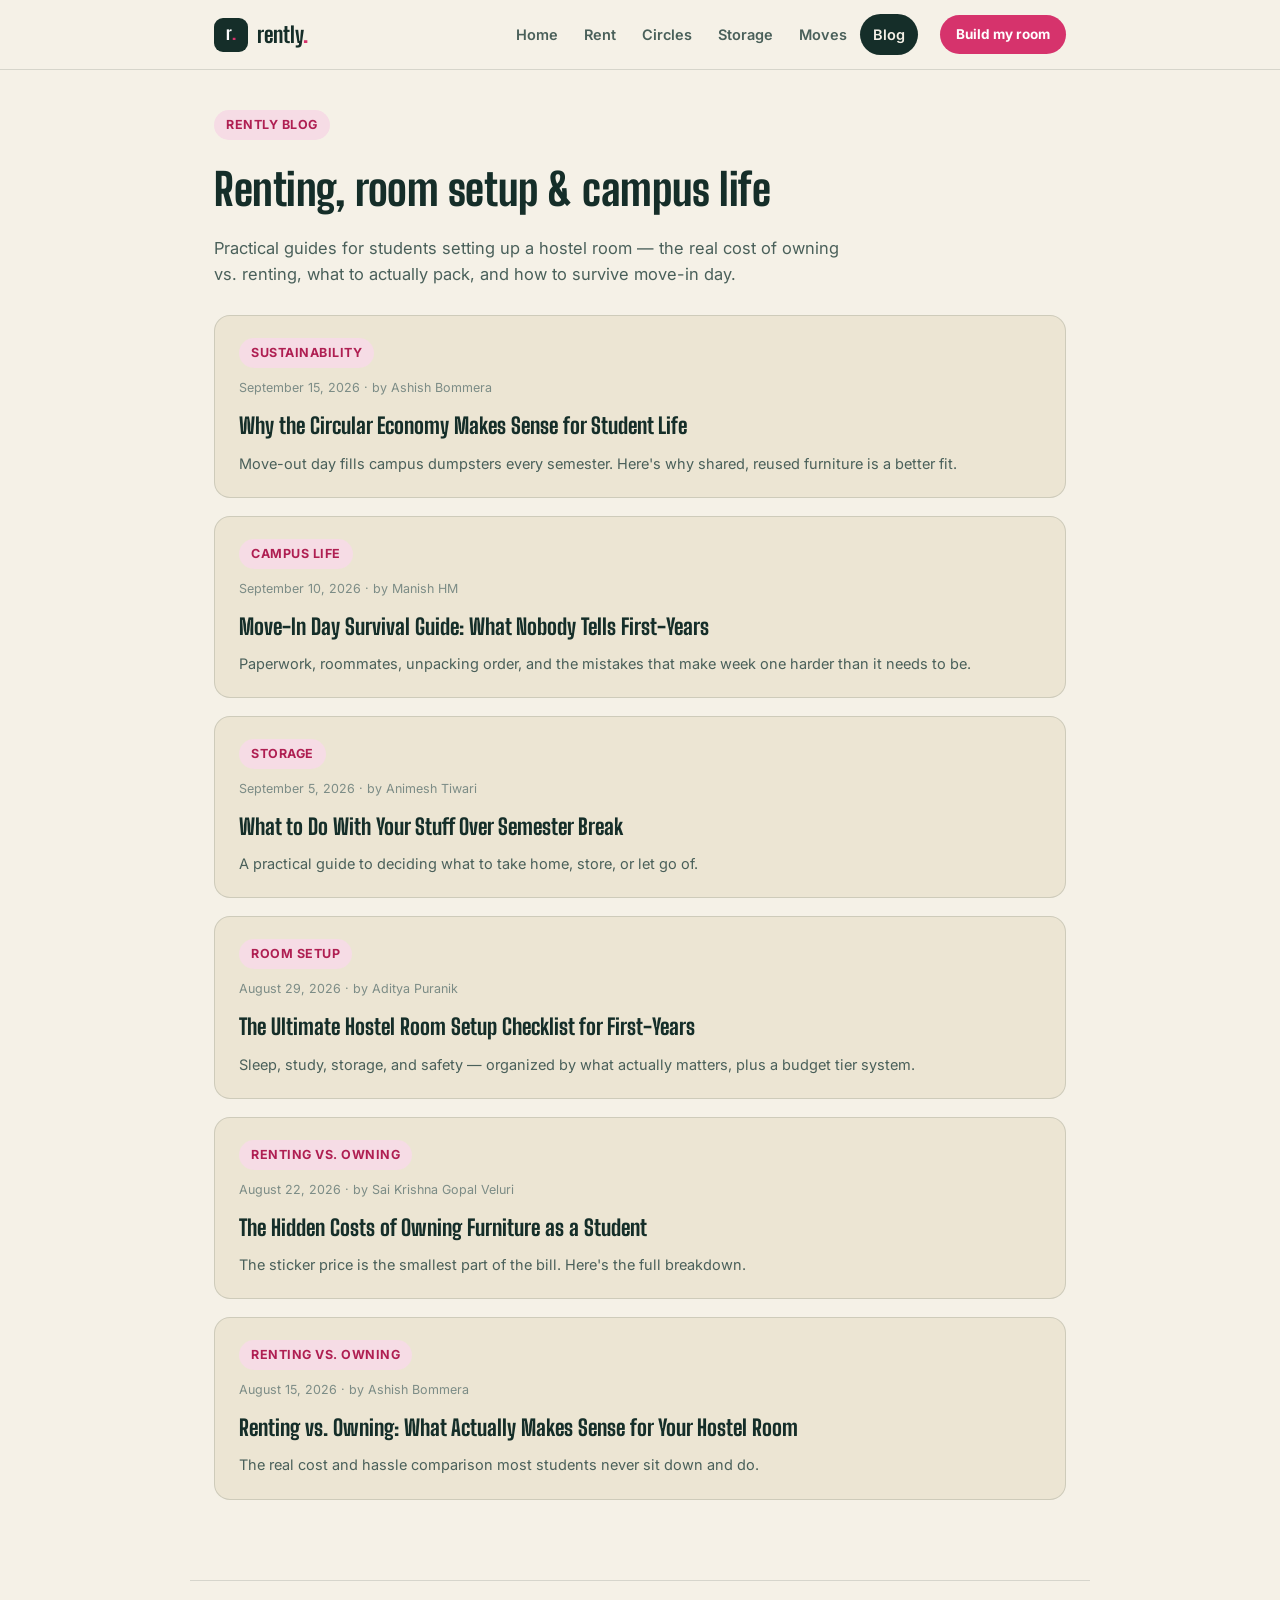
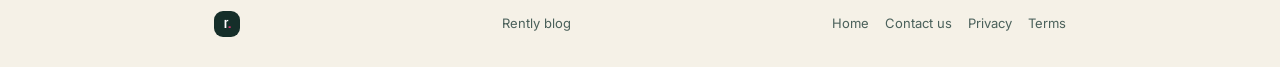
<file: blog/index.html>
<!DOCTYPE html>
<html lang="en">
<head>
<meta charset="UTF-8" />
<meta name="viewport" content="width=device-width, initial-scale=1.0" />
<title>Rently Blog: Renting, Room Setup & Campus Life</title>
<meta name="description" content="Practical guides on renting vs. owning, hostel room setup, semester storage, and campus move-in life, from the team behind Rently." />
<link rel="canonical" href="https://rently-site.rently-campus.workers.dev/blog/index.html" />
<meta property="og:type" content="website" />
<meta property="og:title" content="Rently Blog: Renting, Room Setup & Campus Life" />
<meta property="og:description" content="Practical guides on renting vs. owning, hostel room setup, semester storage, and campus move-in life." />
<meta property="og:url" content="https://rently-site.rently-campus.workers.dev/blog/index.html" />
<meta name="twitter:card" content="summary" />
<link rel="icon" href="data:image/svg+xml,%3Csvg xmlns='http://www.w3.org/2000/svg' viewBox='0 0 64 64'%3E%3Crect width='64' height='64' rx='16' fill='%23152E29'/%3E%3Ctext x='19' y='45' font-family='Georgia,serif' font-weight='800' font-size='34' fill='%23fff'%3Er%3C/text%3E%3Ccircle cx='47' cy='40' r='4' fill='%23D6336C'/%3E%3C/svg%3E" />
<link rel="stylesheet" href="/blog/blog.css" />
</head>
<body>
<header class="rn-header">
  <div class="rn-header-inner">
    <a class="rn-logo" href="/"><span class="rn-logo-badge">r<span class="rn-dot">.</span></span><span class="rn-logo-word">rently<span class="rn-dot">.</span></span></a>
    <nav style="display:flex; gap:4px; align-items:center; flex-wrap:wrap;">
      <a class="rn-nav-link" href="/">Home</a>
      <a class="rn-nav-link" href="/build" data-staff-hide>Rent</a>
      <a class="rn-nav-link" href="/circles">Circles</a>
      <a class="rn-nav-link" href="/storage" data-staff-hide>Storage</a>
      <a class="rn-nav-link" href="/moves" data-staff-hide>Moves</a>
      <a class="rn-nav-link active" href="/blog/index.html">Blog</a>
      <a class="rn-cta" href="/">Build my room</a>
    </nav>
  </div>
</header>

<main class="rn-wrap-wide">
  <span class="rn-eyebrow">Rently Blog</span>
  <h1 class="rn-display" style="font-size:clamp(30px,5vw,44px); margin:0 0 10px;">Renting, room setup &amp; campus life</h1>
  <p style="font-size:16.5px; color:var(--ink-soft); max-width:640px; margin:0;">Practical guides for students setting up a hostel room &mdash; the real cost of owning vs. renting, what to actually pack, and how to survive move-in day.</p>

  <div class="rn-post-grid">
    <a class="rn-post-card" href="/blog/circular-economy-student-life.html">
      <span class="rn-eyebrow">Sustainability</span>
      <span class="rn-post-card-meta">September 15, 2026 &middot; by Ashish Bommera</span>
      <h2>Why the Circular Economy Makes Sense for Student Life</h2>
      <p>Move-out day fills campus dumpsters every semester. Here's why shared, reused furniture is a better fit.</p>
    </a>
    <a class="rn-post-card" href="/blog/move-in-day-survival-guide.html">
      <span class="rn-eyebrow">Campus Life</span>
      <span class="rn-post-card-meta">September 10, 2026 &middot; by Manish HM</span>
      <h2>Move-In Day Survival Guide: What Nobody Tells First-Years</h2>
      <p>Paperwork, roommates, unpacking order, and the mistakes that make week one harder than it needs to be.</p>
    </a>
    <a class="rn-post-card" href="/blog/semester-break-storage-guide.html">
      <span class="rn-eyebrow">Storage</span>
      <span class="rn-post-card-meta">September 5, 2026 &middot; by Animesh Tiwari</span>
      <h2>What to Do With Your Stuff Over Semester Break</h2>
      <p>A practical guide to deciding what to take home, store, or let go of.</p>
    </a>
    <a class="rn-post-card" href="/blog/hostel-room-setup-checklist.html">
      <span class="rn-eyebrow">Room Setup</span>
      <span class="rn-post-card-meta">August 29, 2026 &middot; by Aditya Puranik</span>
      <h2>The Ultimate Hostel Room Setup Checklist for First-Years</h2>
      <p>Sleep, study, storage, and safety &mdash; organized by what actually matters, plus a budget tier system.</p>
    </a>
    <a class="rn-post-card" href="/blog/hidden-costs-of-owning-furniture.html">
      <span class="rn-eyebrow">Renting vs. Owning</span>
      <span class="rn-post-card-meta">August 22, 2026 &middot; by Sai Krishna Gopal Veluri</span>
      <h2>The Hidden Costs of Owning Furniture as a Student</h2>
      <p>The sticker price is the smallest part of the bill. Here's the full breakdown.</p>
    </a>
    <a class="rn-post-card" href="/blog/renting-vs-owning-hostel-room.html">
      <span class="rn-eyebrow">Renting vs. Owning</span>
      <span class="rn-post-card-meta">August 15, 2026 &middot; by Ashish Bommera</span>
      <h2>Renting vs. Owning: What Actually Makes Sense for Your Hostel Room</h2>
      <p>The real cost and hassle comparison most students never sit down and do.</p>
    </a>
  </div>
</main>

<footer class="rn-footer">
  <a class="rn-logo" href="/"><span class="rn-logo-badge" style="width:26px;height:26px;font-size:13.5px;">r<span class="rn-dot">.</span></span></a>
  <span>Rently blog</span>
  <div class="rn-footer-links">
    <a href="/">Home</a>
    <a href="/contact">Contact us</a>
    <a href="/privacy">Privacy</a>
    <a href="/terms">Terms</a>
  </div>
</footer>
<script defer src="/blog/blog-nav.js"></script>
</body>
</html>
</file>
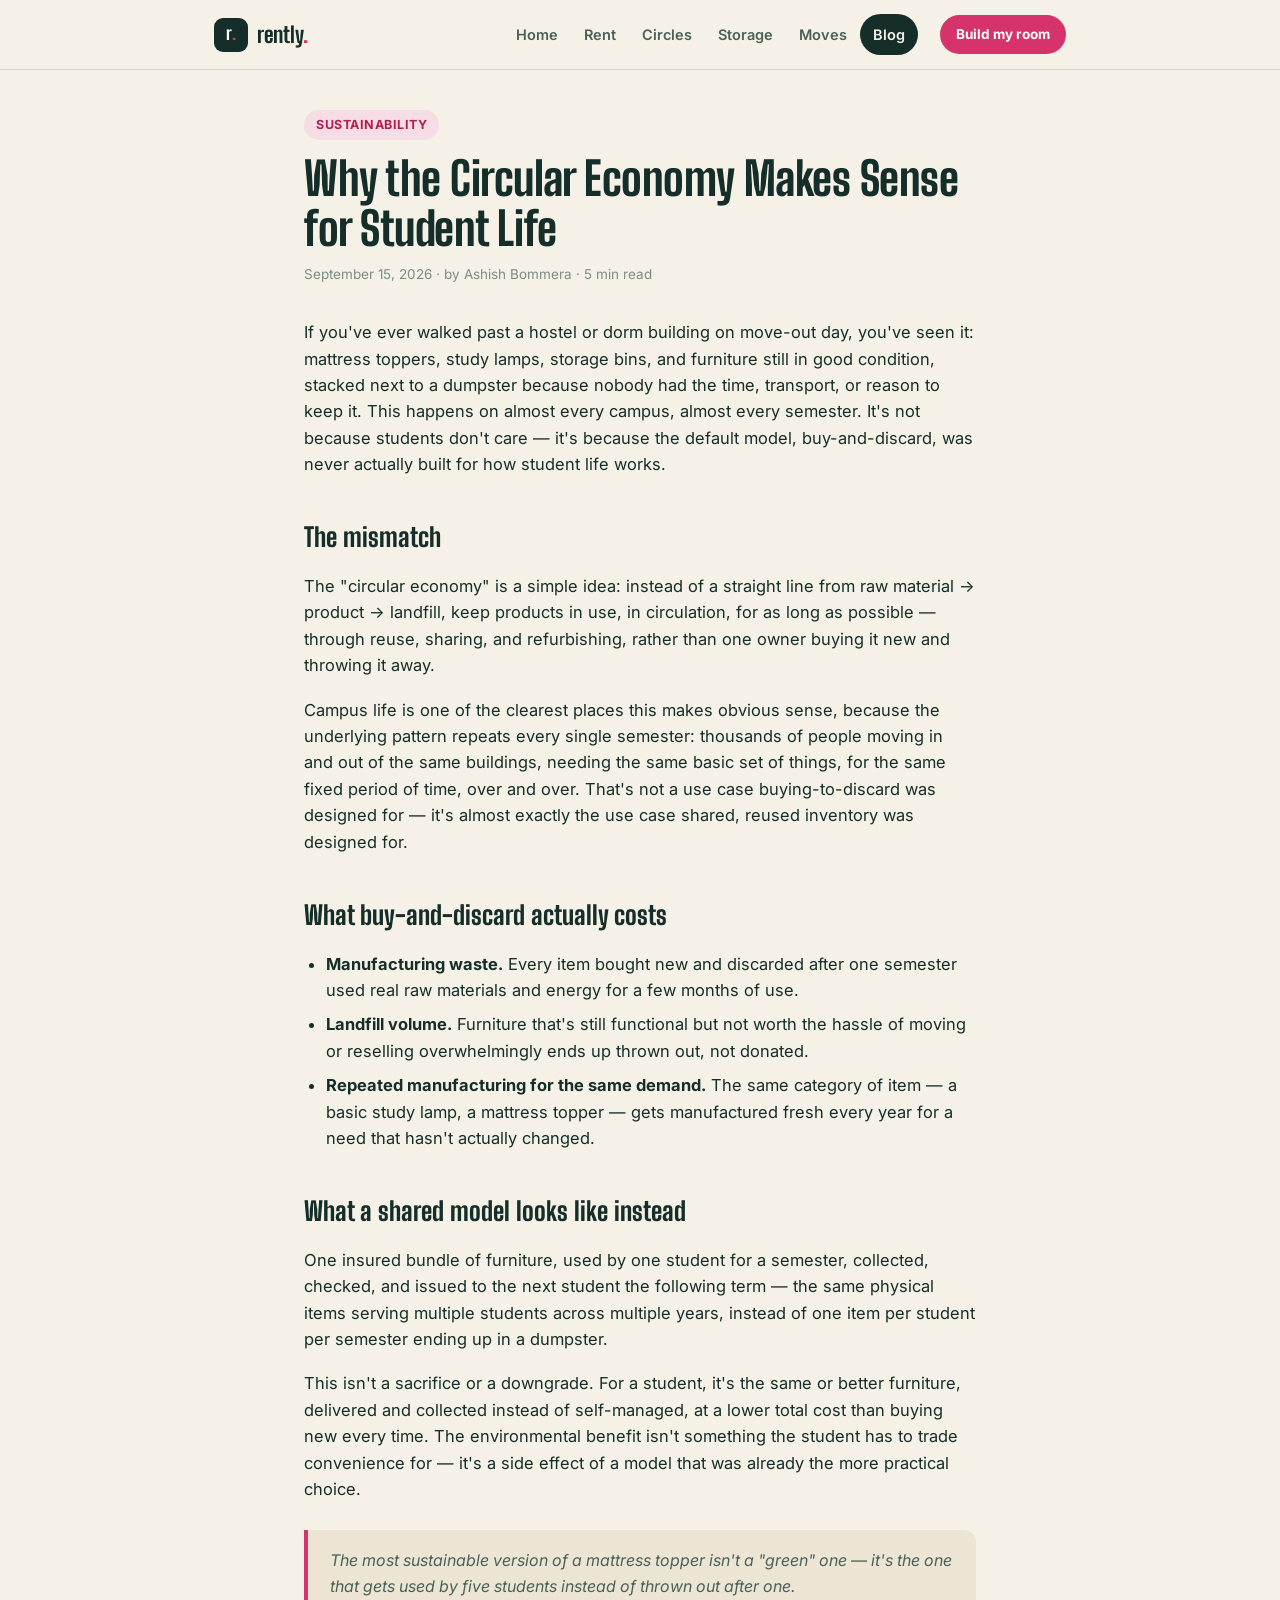
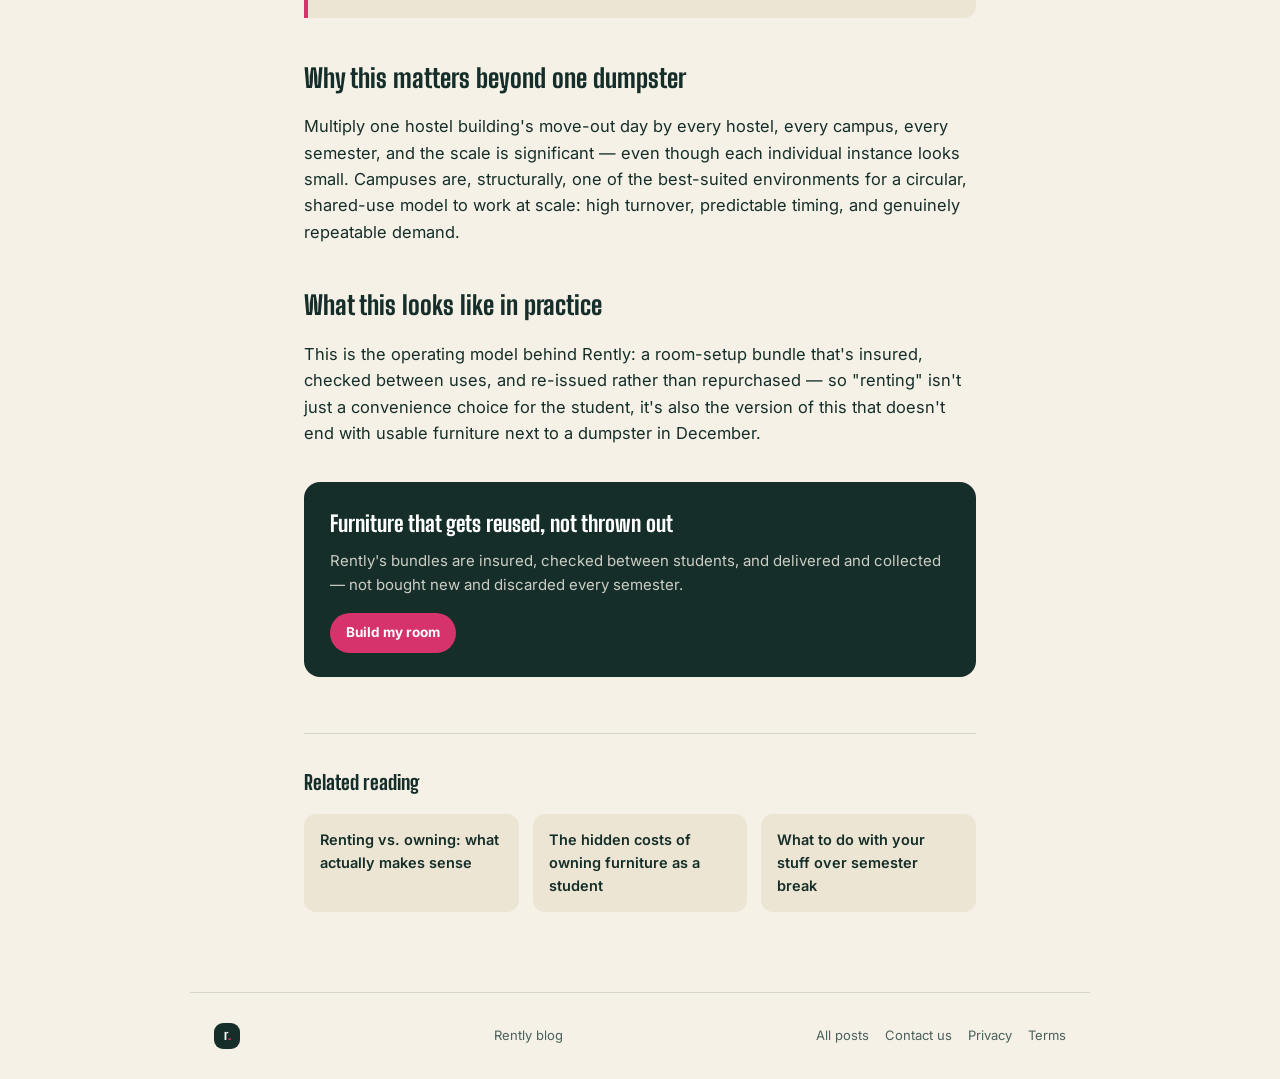
<file: blog/circular-economy-student-life.html>
<!DOCTYPE html>
<html lang="en">
<head>
<meta charset="UTF-8" />
<meta name="viewport" content="width=device-width, initial-scale=1.0" />
<title>Why the Circular Economy Makes Sense for Student Life | Rently Blog</title>
<meta name="description" content="Move-out day fills campus dumpsters with usable furniture every single semester. Here's why shared, reused furniture is a better fit for how students actually live." />
<link rel="canonical" href="https://rently-site.rently-campus.workers.dev/blog/circular-economy-student-life.html" />
<meta property="og:type" content="article" />
<meta property="og:title" content="Why the Circular Economy Makes Sense for Student Life" />
<meta property="og:description" content="Move-out day fills campus dumpsters with usable furniture every semester. Here's a better model." />
<meta property="og:url" content="https://rently-site.rently-campus.workers.dev/blog/circular-economy-student-life.html" />
<meta property="article:published_time" content="2026-09-15" />
<meta property="article:author" content="Ashish Bommera" />
<meta name="author" content="Ashish Bommera" />
<meta name="twitter:card" content="summary" />
<link rel="icon" href="data:image/svg+xml,%3Csvg xmlns='http://www.w3.org/2000/svg' viewBox='0 0 64 64'%3E%3Crect width='64' height='64' rx='16' fill='%23152E29'/%3E%3Ctext x='19' y='45' font-family='Georgia,serif' font-weight='800' font-size='34' fill='%23fff'%3Er%3C/text%3E%3Ccircle cx='47' cy='40' r='4' fill='%23D6336C'/%3E%3C/svg%3E" />
<link rel="stylesheet" href="/blog/blog.css" />
</head>
<body>
<header class="rn-header">
  <div class="rn-header-inner">
    <a class="rn-logo" href="/"><span class="rn-logo-badge">r<span class="rn-dot">.</span></span><span class="rn-logo-word">rently<span class="rn-dot">.</span></span></a>
    <nav style="display:flex; gap:4px; align-items:center; flex-wrap:wrap;">
      <a class="rn-nav-link" href="/">Home</a>
      <a class="rn-nav-link" href="/build" data-staff-hide>Rent</a>
      <a class="rn-nav-link" href="/circles">Circles</a>
      <a class="rn-nav-link" href="/storage" data-staff-hide>Storage</a>
      <a class="rn-nav-link" href="/moves" data-staff-hide>Moves</a>
      <a class="rn-nav-link active" href="/blog/index.html">Blog</a>
      <a class="rn-cta" href="/">Build my room</a>
    </nav>
  </div>
</header>

<main class="rn-wrap">
  <article>
    <span class="rn-eyebrow">Sustainability</span>
    <h1 class="rn-display rn-post-title">Why the Circular Economy Makes Sense for Student Life</h1>
    <p class="rn-post-meta">September 15, 2026 &middot; by Ashish Bommera &middot; 5 min read</p>

    <div class="rn-post-body">
      <p>If you've ever walked past a hostel or dorm building on move-out day, you've seen it: mattress toppers, study lamps, storage bins, and furniture still in good condition, stacked next to a dumpster because nobody had the time, transport, or reason to keep it. This happens on almost every campus, almost every semester. It's not because students don't care &mdash; it's because the default model, buy-and-discard, was never actually built for how student life works.</p>

      <h2>The mismatch</h2>
      <p>The "circular economy" is a simple idea: instead of a straight line from raw material &rarr; product &rarr; landfill, keep products in use, in circulation, for as long as possible &mdash; through reuse, sharing, and refurbishing, rather than one owner buying it new and throwing it away.</p>
      <p>Campus life is one of the clearest places this makes obvious sense, because the underlying pattern repeats every single semester: thousands of people moving in and out of the same buildings, needing the same basic set of things, for the same fixed period of time, over and over. That's not a use case buying-to-discard was designed for &mdash; it's almost exactly the use case shared, reused inventory was designed for.</p>

      <h2>What buy-and-discard actually costs</h2>
      <ul>
        <li><strong>Manufacturing waste.</strong> Every item bought new and discarded after one semester used real raw materials and energy for a few months of use.</li>
        <li><strong>Landfill volume.</strong> Furniture that's still functional but not worth the hassle of moving or reselling overwhelmingly ends up thrown out, not donated.</li>
        <li><strong>Repeated manufacturing for the same demand.</strong> The same category of item &mdash; a basic study lamp, a mattress topper &mdash; gets manufactured fresh every year for a need that hasn't actually changed.</li>
      </ul>

      <h2>What a shared model looks like instead</h2>
      <p>One insured bundle of furniture, used by one student for a semester, collected, checked, and issued to the next student the following term &mdash; the same physical items serving multiple students across multiple years, instead of one item per student per semester ending up in a dumpster.</p>
      <p>This isn't a sacrifice or a downgrade. For a student, it's the same or better furniture, delivered and collected instead of self-managed, at a lower total cost than buying new every time. The environmental benefit isn't something the student has to trade convenience for &mdash; it's a side effect of a model that was already the more practical choice.</p>

      <blockquote>The most sustainable version of a mattress topper isn't a "green" one &mdash; it's the one that gets used by five students instead of thrown out after one.</blockquote>

      <h2>Why this matters beyond one dumpster</h2>
      <p>Multiply one hostel building's move-out day by every hostel, every campus, every semester, and the scale is significant &mdash; even though each individual instance looks small. Campuses are, structurally, one of the best-suited environments for a circular, shared-use model to work at scale: high turnover, predictable timing, and genuinely repeatable demand.</p>

      <h2>What this looks like in practice</h2>
      <p>This is the operating model behind Rently: a room-setup bundle that's insured, checked between uses, and re-issued rather than repurchased &mdash; so "renting" isn't just a convenience choice for the student, it's also the version of this that doesn't end with usable furniture next to a dumpster in December.</p>
    </div>

    <div class="rn-callout">
      <h3>Furniture that gets reused, not thrown out</h3>
      <p>Rently's bundles are insured, checked between students, and delivered and collected &mdash; not bought new and discarded every semester.</p>
      <a class="rn-cta" href="/">Build my room</a>
    </div>

    <div class="rn-related">
      <h3>Related reading</h3>
      <div class="rn-related-grid">
        <a href="/blog/renting-vs-owning-hostel-room.html">Renting vs. owning: what actually makes sense</a>
        <a href="/blog/hidden-costs-of-owning-furniture.html">The hidden costs of owning furniture as a student</a>
        <a href="/blog/semester-break-storage-guide.html">What to do with your stuff over semester break</a>
      </div>
    </div>
  </article>
</main>

<footer class="rn-footer">
  <a class="rn-logo" href="/"><span class="rn-logo-badge" style="width:26px;height:26px;font-size:13.5px;">r<span class="rn-dot">.</span></span></a>
  <span>Rently blog</span>
  <div class="rn-footer-links">
    <a href="/blog/index.html">All posts</a>
    <a href="/contact">Contact us</a>
    <a href="/privacy">Privacy</a>
    <a href="/terms">Terms</a>
  </div>
</footer>
<script defer src="/blog/blog-nav.js"></script>
</body>
</html>
</file>
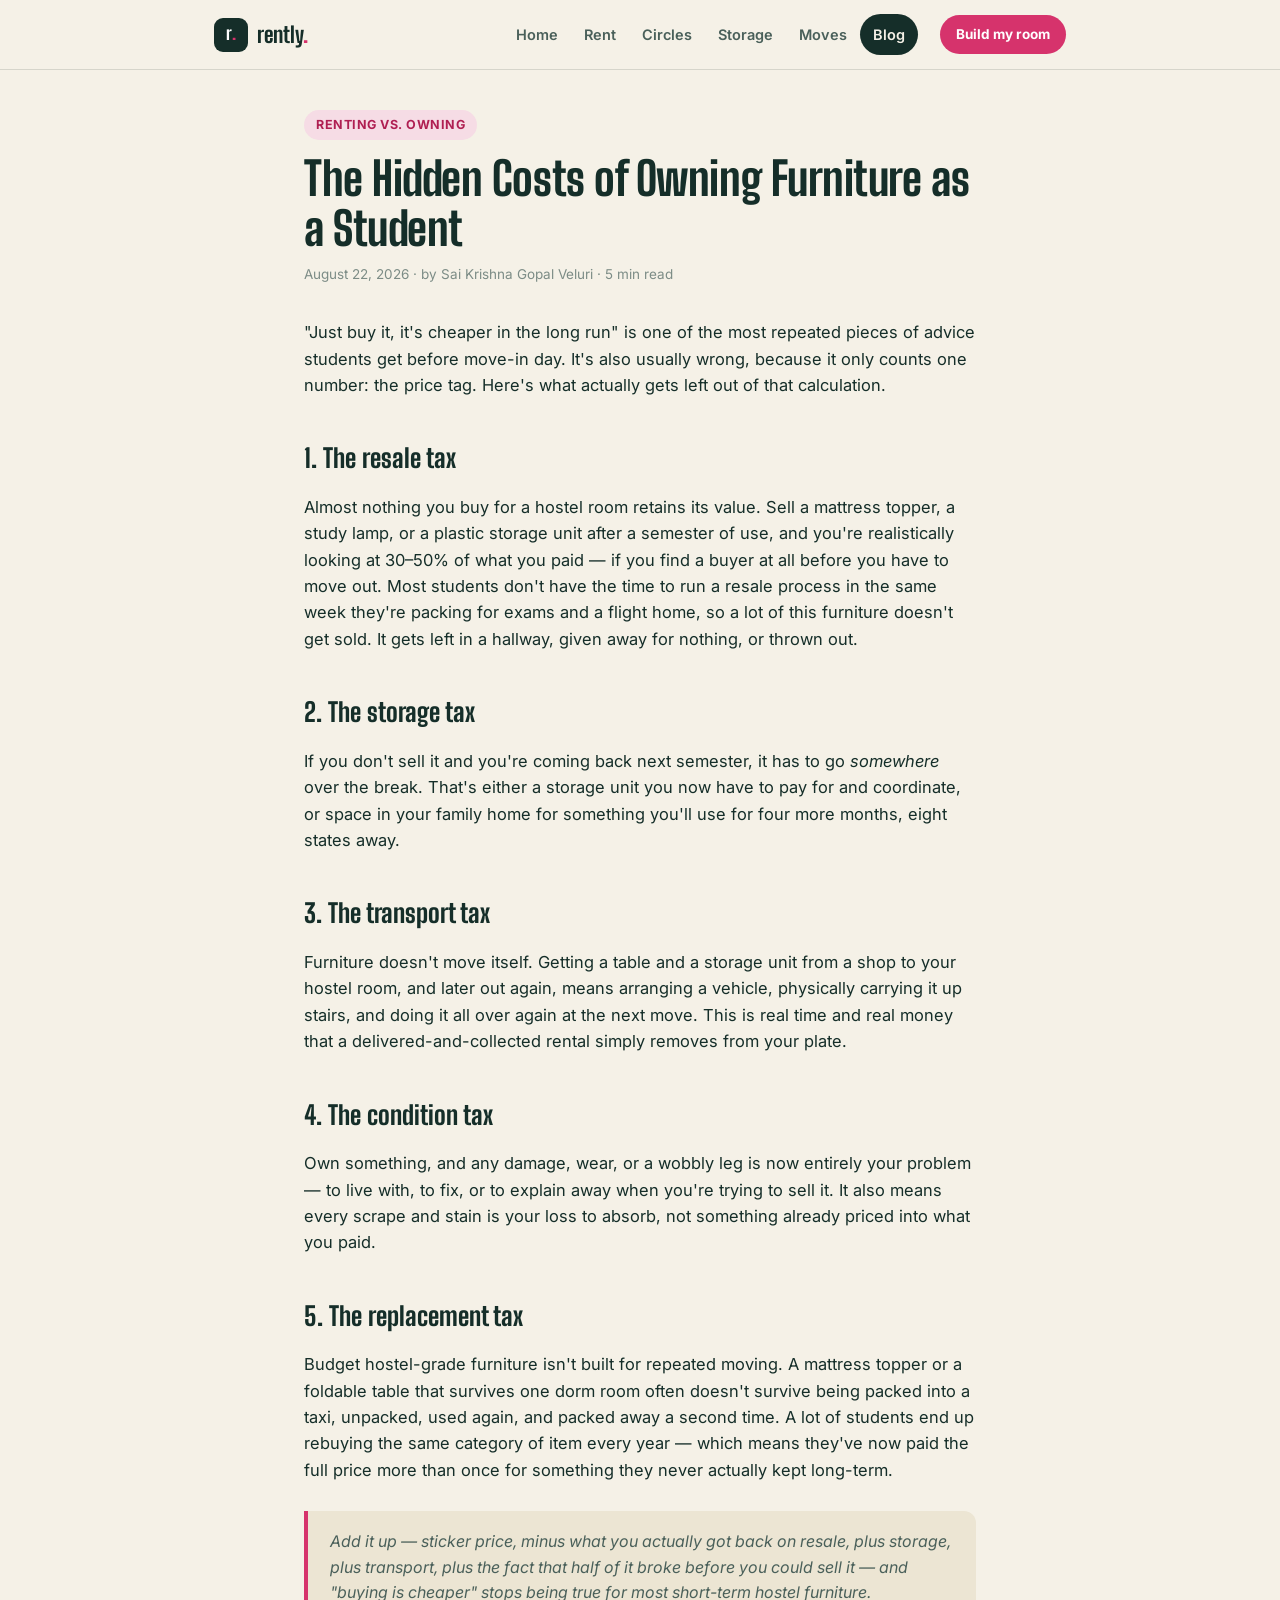
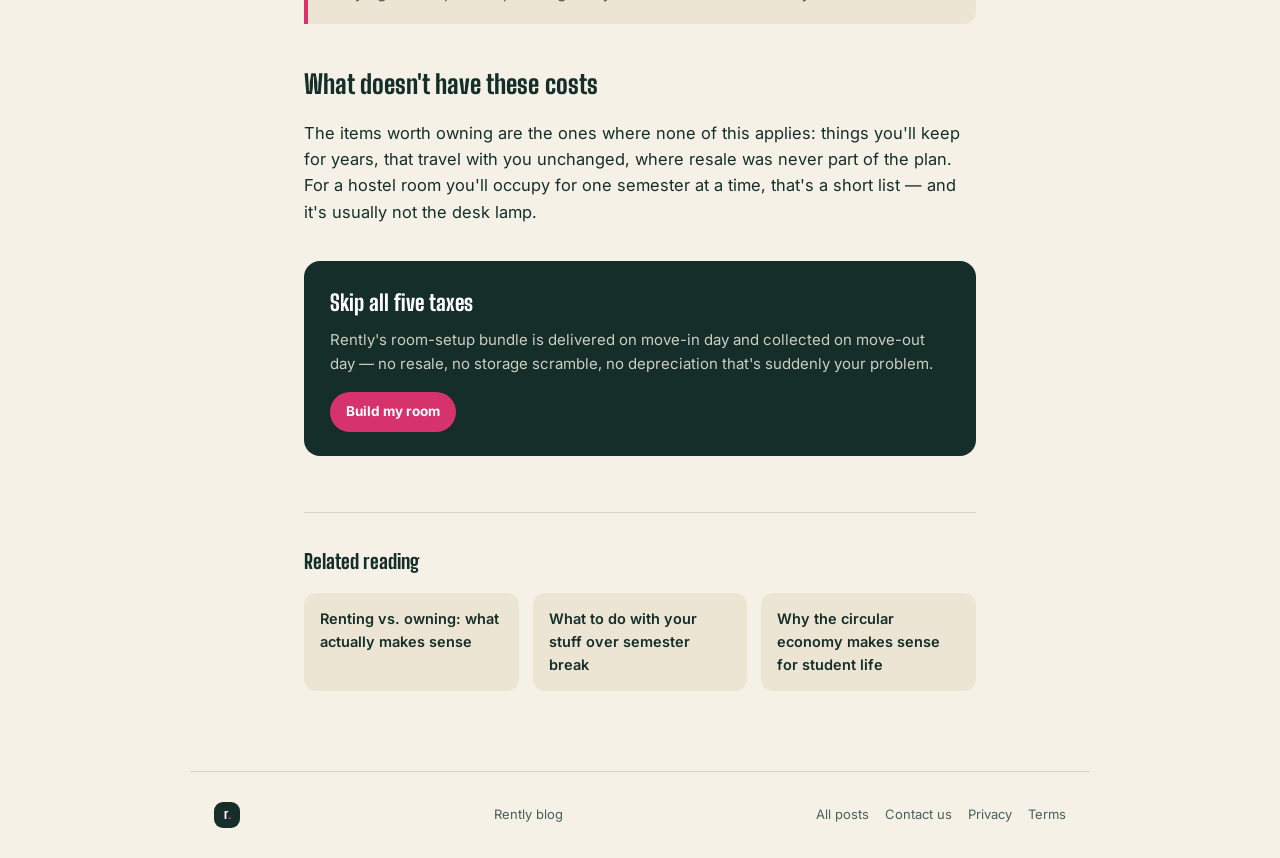
<file: blog/hidden-costs-of-owning-furniture.html>
<!DOCTYPE html>
<html lang="en">
<head>
<meta charset="UTF-8" />
<meta name="viewport" content="width=device-width, initial-scale=1.0" />
<title>The Hidden Costs of Owning Furniture as a Student | Rently Blog</title>
<meta name="description" content="The sticker price is the smallest part of owning furniture as a student. Here's the full cost breakdown: resale losses, storage, transport, and the time nobody counts." />
<link rel="canonical" href="https://rently-site.rently-campus.workers.dev/blog/hidden-costs-of-owning-furniture.html" />
<meta property="og:type" content="article" />
<meta property="og:title" content="The Hidden Costs of Owning Furniture as a Student" />
<meta property="og:description" content="The sticker price is the smallest part of owning furniture as a student. Here's the full cost breakdown." />
<meta property="og:url" content="https://rently-site.rently-campus.workers.dev/blog/hidden-costs-of-owning-furniture.html" />
<meta property="article:published_time" content="2026-08-22" />
<meta property="article:author" content="Sai Krishna Gopal Veluri" />
<meta name="author" content="Sai Krishna Gopal Veluri" />
<meta name="twitter:card" content="summary" />
<link rel="icon" href="data:image/svg+xml,%3Csvg xmlns='http://www.w3.org/2000/svg' viewBox='0 0 64 64'%3E%3Crect width='64' height='64' rx='16' fill='%23152E29'/%3E%3Ctext x='19' y='45' font-family='Georgia,serif' font-weight='800' font-size='34' fill='%23fff'%3Er%3C/text%3E%3Ccircle cx='47' cy='40' r='4' fill='%23D6336C'/%3E%3C/svg%3E" />
<link rel="stylesheet" href="/blog/blog.css" />
</head>
<body>
<header class="rn-header">
  <div class="rn-header-inner">
    <a class="rn-logo" href="/"><span class="rn-logo-badge">r<span class="rn-dot">.</span></span><span class="rn-logo-word">rently<span class="rn-dot">.</span></span></a>
    <nav style="display:flex; gap:4px; align-items:center; flex-wrap:wrap;">
      <a class="rn-nav-link" href="/">Home</a>
      <a class="rn-nav-link" href="/build" data-staff-hide>Rent</a>
      <a class="rn-nav-link" href="/circles">Circles</a>
      <a class="rn-nav-link" href="/storage" data-staff-hide>Storage</a>
      <a class="rn-nav-link" href="/moves" data-staff-hide>Moves</a>
      <a class="rn-nav-link active" href="/blog/index.html">Blog</a>
      <a class="rn-cta" href="/">Build my room</a>
    </nav>
  </div>
</header>

<main class="rn-wrap">
  <article>
    <span class="rn-eyebrow">Renting vs. Owning</span>
    <h1 class="rn-display rn-post-title">The Hidden Costs of Owning Furniture as a Student</h1>
    <p class="rn-post-meta">August 22, 2026 &middot; by Sai Krishna Gopal Veluri &middot; 5 min read</p>

    <div class="rn-post-body">
      <p>"Just buy it, it's cheaper in the long run" is one of the most repeated pieces of advice students get before move-in day. It's also usually wrong, because it only counts one number: the price tag. Here's what actually gets left out of that calculation.</p>

      <h2>1. The resale tax</h2>
      <p>Almost nothing you buy for a hostel room retains its value. Sell a mattress topper, a study lamp, or a plastic storage unit after a semester of use, and you're realistically looking at 30&ndash;50% of what you paid &mdash; if you find a buyer at all before you have to move out. Most students don't have the time to run a resale process in the same week they're packing for exams and a flight home, so a lot of this furniture doesn't get sold. It gets left in a hallway, given away for nothing, or thrown out.</p>

      <h2>2. The storage tax</h2>
      <p>If you don't sell it and you're coming back next semester, it has to go <em>somewhere</em> over the break. That's either a storage unit you now have to pay for and coordinate, or space in your family home for something you'll use for four more months, eight states away.</p>

      <h2>3. The transport tax</h2>
      <p>Furniture doesn't move itself. Getting a table and a storage unit from a shop to your hostel room, and later out again, means arranging a vehicle, physically carrying it up stairs, and doing it all over again at the next move. This is real time and real money that a delivered-and-collected rental simply removes from your plate.</p>

      <h2>4. The condition tax</h2>
      <p>Own something, and any damage, wear, or a wobbly leg is now entirely your problem &mdash; to live with, to fix, or to explain away when you're trying to sell it. It also means every scrape and stain is your loss to absorb, not something already priced into what you paid.</p>

      <h2>5. The replacement tax</h2>
      <p>Budget hostel-grade furniture isn't built for repeated moving. A mattress topper or a foldable table that survives one dorm room often doesn't survive being packed into a taxi, unpacked, used again, and packed away a second time. A lot of students end up rebuying the same category of item every year &mdash; which means they've now paid the full price more than once for something they never actually kept long-term.</p>

      <blockquote>Add it up &mdash; sticker price, minus what you actually got back on resale, plus storage, plus transport, plus the fact that half of it broke before you could sell it &mdash; and "buying is cheaper" stops being true for most short-term hostel furniture.</blockquote>

      <h2>What doesn't have these costs</h2>
      <p>The items worth owning are the ones where none of this applies: things you'll keep for years, that travel with you unchanged, where resale was never part of the plan. For a hostel room you'll occupy for one semester at a time, that's a short list &mdash; and it's usually not the desk lamp.</p>
    </div>

    <div class="rn-callout">
      <h3>Skip all five taxes</h3>
      <p>Rently's room-setup bundle is delivered on move-in day and collected on move-out day &mdash; no resale, no storage scramble, no depreciation that's suddenly your problem.</p>
      <a class="rn-cta" href="/">Build my room</a>
    </div>

    <div class="rn-related">
      <h3>Related reading</h3>
      <div class="rn-related-grid">
        <a href="/blog/renting-vs-owning-hostel-room.html">Renting vs. owning: what actually makes sense</a>
        <a href="/blog/semester-break-storage-guide.html">What to do with your stuff over semester break</a>
        <a href="/blog/circular-economy-student-life.html">Why the circular economy makes sense for student life</a>
      </div>
    </div>
  </article>
</main>

<footer class="rn-footer">
  <a class="rn-logo" href="/"><span class="rn-logo-badge" style="width:26px;height:26px;font-size:13.5px;">r<span class="rn-dot">.</span></span></a>
  <span>Rently blog</span>
  <div class="rn-footer-links">
    <a href="/blog/index.html">All posts</a>
    <a href="/contact">Contact us</a>
    <a href="/privacy">Privacy</a>
    <a href="/terms">Terms</a>
  </div>
</footer>
<script defer src="/blog/blog-nav.js"></script>
</body>
</html>
</file>
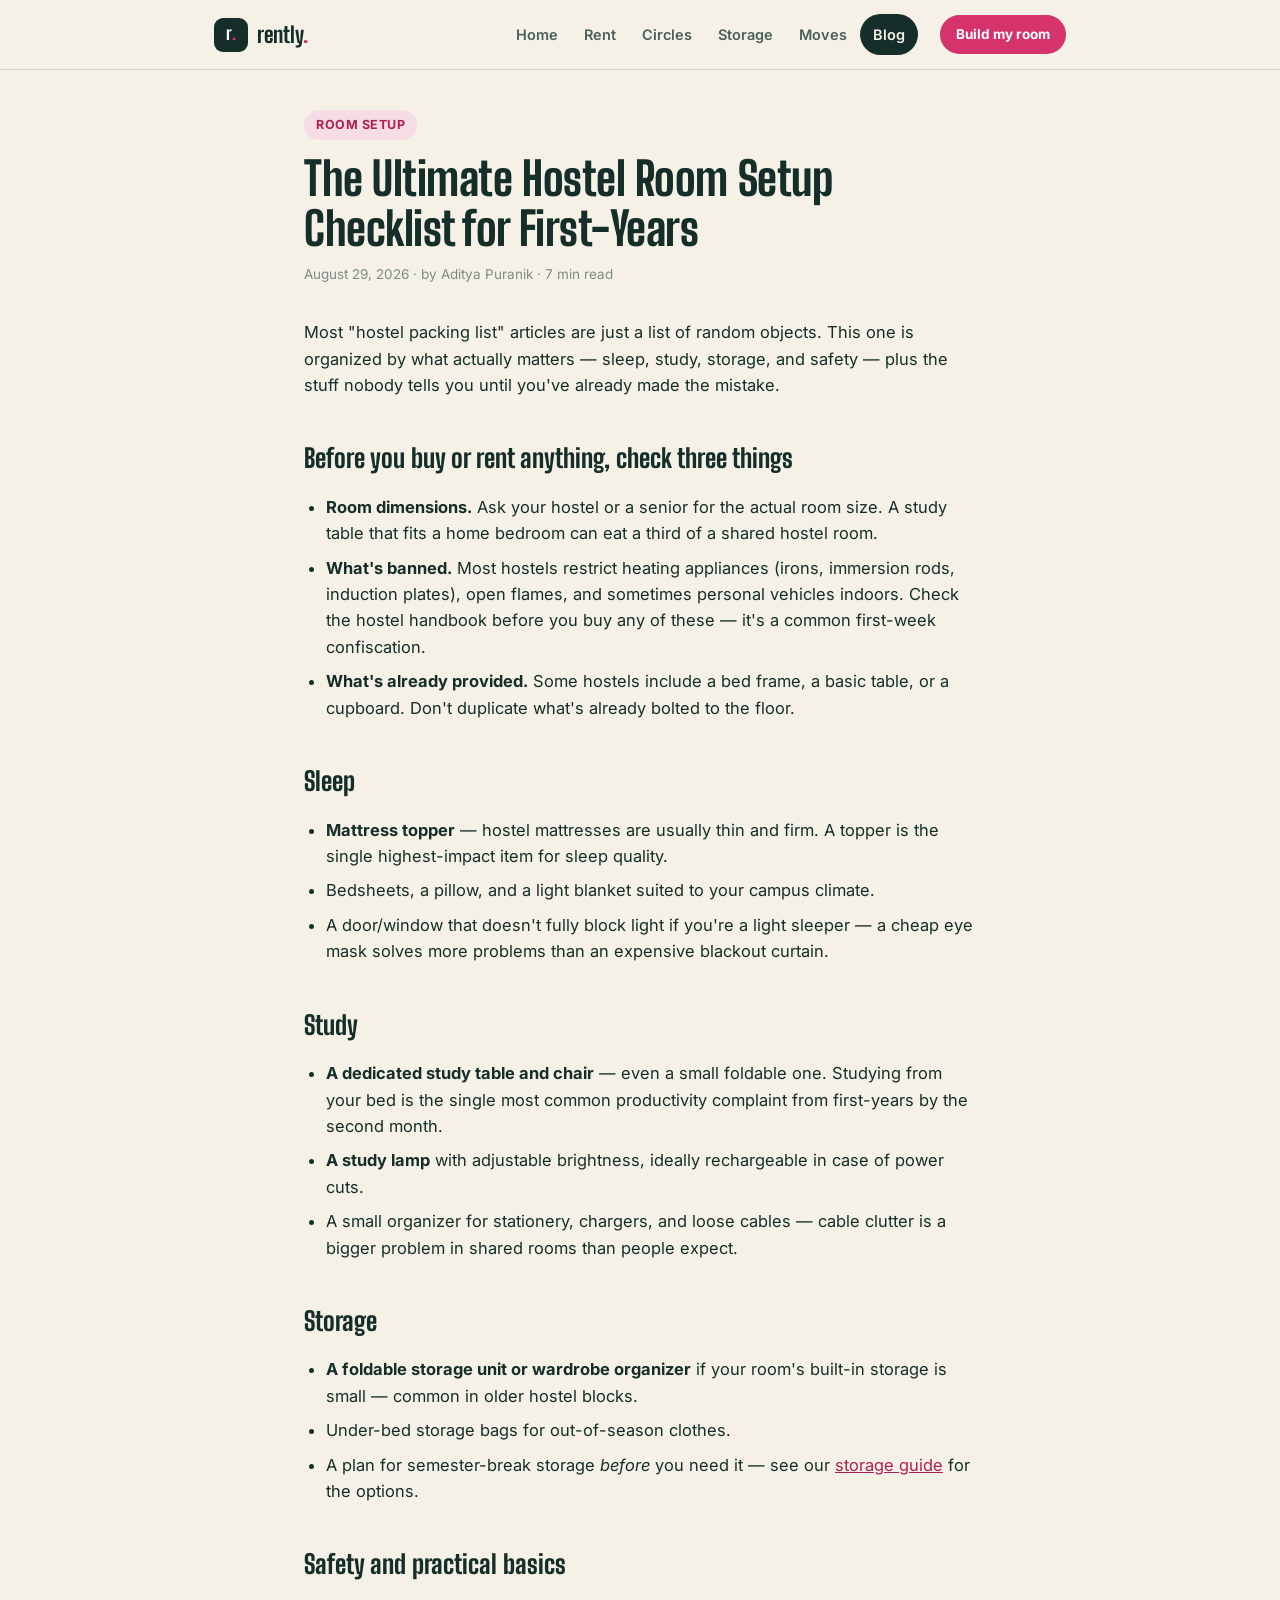
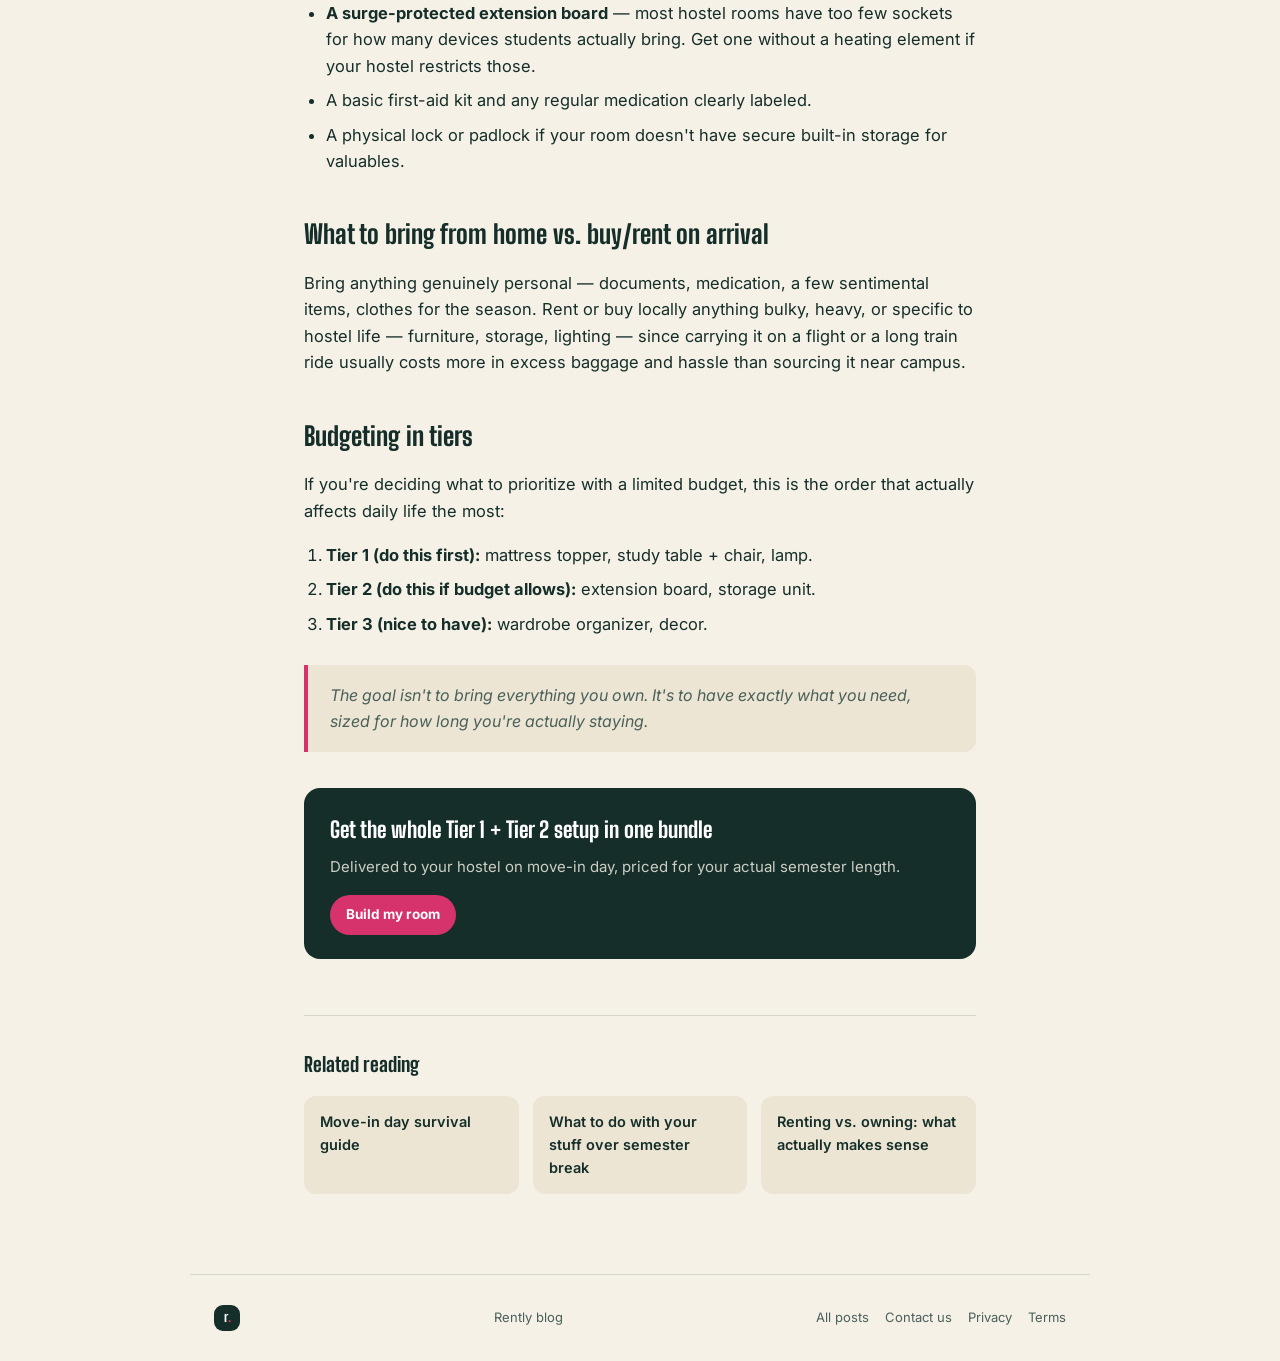
<file: blog/hostel-room-setup-checklist.html>
<!DOCTYPE html>
<html lang="en">
<head>
<meta charset="UTF-8" />
<meta name="viewport" content="width=device-width, initial-scale=1.0" />
<title>The Ultimate Hostel Room Setup Checklist for First-Years | Rently Blog</title>
<meta name="description" content="Everything to actually think about before move-in day: sleep, study, storage, safety, what hostels usually ban, and how to budget for it in tiers." />
<link rel="canonical" href="https://rently-site.rently-campus.workers.dev/blog/hostel-room-setup-checklist.html" />
<meta property="og:type" content="article" />
<meta property="og:title" content="The Ultimate Hostel Room Setup Checklist for First-Years" />
<meta property="og:description" content="Everything to actually think about before move-in day, in one checklist." />
<meta property="og:url" content="https://rently-site.rently-campus.workers.dev/blog/hostel-room-setup-checklist.html" />
<meta property="article:published_time" content="2026-08-29" />
<meta property="article:author" content="Aditya Puranik" />
<meta name="author" content="Aditya Puranik" />
<meta name="twitter:card" content="summary" />
<link rel="icon" href="data:image/svg+xml,%3Csvg xmlns='http://www.w3.org/2000/svg' viewBox='0 0 64 64'%3E%3Crect width='64' height='64' rx='16' fill='%23152E29'/%3E%3Ctext x='19' y='45' font-family='Georgia,serif' font-weight='800' font-size='34' fill='%23fff'%3Er%3C/text%3E%3Ccircle cx='47' cy='40' r='4' fill='%23D6336C'/%3E%3C/svg%3E" />
<link rel="stylesheet" href="/blog/blog.css" />
</head>
<body>
<header class="rn-header">
  <div class="rn-header-inner">
    <a class="rn-logo" href="/"><span class="rn-logo-badge">r<span class="rn-dot">.</span></span><span class="rn-logo-word">rently<span class="rn-dot">.</span></span></a>
    <nav style="display:flex; gap:4px; align-items:center; flex-wrap:wrap;">
      <a class="rn-nav-link" href="/">Home</a>
      <a class="rn-nav-link" href="/build" data-staff-hide>Rent</a>
      <a class="rn-nav-link" href="/circles">Circles</a>
      <a class="rn-nav-link" href="/storage" data-staff-hide>Storage</a>
      <a class="rn-nav-link" href="/moves" data-staff-hide>Moves</a>
      <a class="rn-nav-link active" href="/blog/index.html">Blog</a>
      <a class="rn-cta" href="/">Build my room</a>
    </nav>
  </div>
</header>

<main class="rn-wrap">
  <article>
    <span class="rn-eyebrow">Room Setup</span>
    <h1 class="rn-display rn-post-title">The Ultimate Hostel Room Setup Checklist for First-Years</h1>
    <p class="rn-post-meta">August 29, 2026 &middot; by Aditya Puranik &middot; 7 min read</p>

    <div class="rn-post-body">
      <p>Most "hostel packing list" articles are just a list of random objects. This one is organized by what actually matters &mdash; sleep, study, storage, and safety &mdash; plus the stuff nobody tells you until you've already made the mistake.</p>

      <h2>Before you buy or rent anything, check three things</h2>
      <ul>
        <li><strong>Room dimensions.</strong> Ask your hostel or a senior for the actual room size. A study table that fits a home bedroom can eat a third of a shared hostel room.</li>
        <li><strong>What's banned.</strong> Most hostels restrict heating appliances (irons, immersion rods, induction plates), open flames, and sometimes personal vehicles indoors. Check the hostel handbook before you buy any of these &mdash; it's a common first-week confiscation.</li>
        <li><strong>What's already provided.</strong> Some hostels include a bed frame, a basic table, or a cupboard. Don't duplicate what's already bolted to the floor.</li>
      </ul>

      <h2>Sleep</h2>
      <ul>
        <li><strong>Mattress topper</strong> &mdash; hostel mattresses are usually thin and firm. A topper is the single highest-impact item for sleep quality.</li>
        <li>Bedsheets, a pillow, and a light blanket suited to your campus climate.</li>
        <li>A door/window that doesn't fully block light if you're a light sleeper &mdash; a cheap eye mask solves more problems than an expensive blackout curtain.</li>
      </ul>

      <h2>Study</h2>
      <ul>
        <li><strong>A dedicated study table and chair</strong> &mdash; even a small foldable one. Studying from your bed is the single most common productivity complaint from first-years by the second month.</li>
        <li><strong>A study lamp</strong> with adjustable brightness, ideally rechargeable in case of power cuts.</li>
        <li>A small organizer for stationery, chargers, and loose cables &mdash; cable clutter is a bigger problem in shared rooms than people expect.</li>
      </ul>

      <h2>Storage</h2>
      <ul>
        <li><strong>A foldable storage unit or wardrobe organizer</strong> if your room's built-in storage is small &mdash; common in older hostel blocks.</li>
        <li>Under-bed storage bags for out-of-season clothes.</li>
        <li>A plan for semester-break storage <em>before</em> you need it &mdash; see our <a href="/blog/semester-break-storage-guide.html">storage guide</a> for the options.</li>
      </ul>

      <h2>Safety and practical basics</h2>
      <ul>
        <li><strong>A surge-protected extension board</strong> &mdash; most hostel rooms have too few sockets for how many devices students actually bring. Get one without a heating element if your hostel restricts those.</li>
        <li>A basic first-aid kit and any regular medication clearly labeled.</li>
        <li>A physical lock or padlock if your room doesn't have secure built-in storage for valuables.</li>
      </ul>

      <h2>What to bring from home vs. buy/rent on arrival</h2>
      <p>Bring anything genuinely personal &mdash; documents, medication, a few sentimental items, clothes for the season. Rent or buy locally anything bulky, heavy, or specific to hostel life &mdash; furniture, storage, lighting &mdash; since carrying it on a flight or a long train ride usually costs more in excess baggage and hassle than sourcing it near campus.</p>

      <h2>Budgeting in tiers</h2>
      <p>If you're deciding what to prioritize with a limited budget, this is the order that actually affects daily life the most:</p>
      <ol>
        <li><strong>Tier 1 (do this first):</strong> mattress topper, study table + chair, lamp.</li>
        <li><strong>Tier 2 (do this if budget allows):</strong> extension board, storage unit.</li>
        <li><strong>Tier 3 (nice to have):</strong> wardrobe organizer, decor.</li>
      </ol>

      <blockquote>The goal isn't to bring everything you own. It's to have exactly what you need, sized for how long you're actually staying.</blockquote>
    </div>

    <div class="rn-callout">
      <h3>Get the whole Tier 1 + Tier 2 setup in one bundle</h3>
      <p>Delivered to your hostel on move-in day, priced for your actual semester length.</p>
      <a class="rn-cta" href="/">Build my room</a>
    </div>

    <div class="rn-related">
      <h3>Related reading</h3>
      <div class="rn-related-grid">
        <a href="/blog/move-in-day-survival-guide.html">Move-in day survival guide</a>
        <a href="/blog/semester-break-storage-guide.html">What to do with your stuff over semester break</a>
        <a href="/blog/renting-vs-owning-hostel-room.html">Renting vs. owning: what actually makes sense</a>
      </div>
    </div>
  </article>
</main>

<footer class="rn-footer">
  <a class="rn-logo" href="/"><span class="rn-logo-badge" style="width:26px;height:26px;font-size:13.5px;">r<span class="rn-dot">.</span></span></a>
  <span>Rently blog</span>
  <div class="rn-footer-links">
    <a href="/blog/index.html">All posts</a>
    <a href="/contact">Contact us</a>
    <a href="/privacy">Privacy</a>
    <a href="/terms">Terms</a>
  </div>
</footer>
<script defer src="/blog/blog-nav.js"></script>
</body>
</html>
</file>
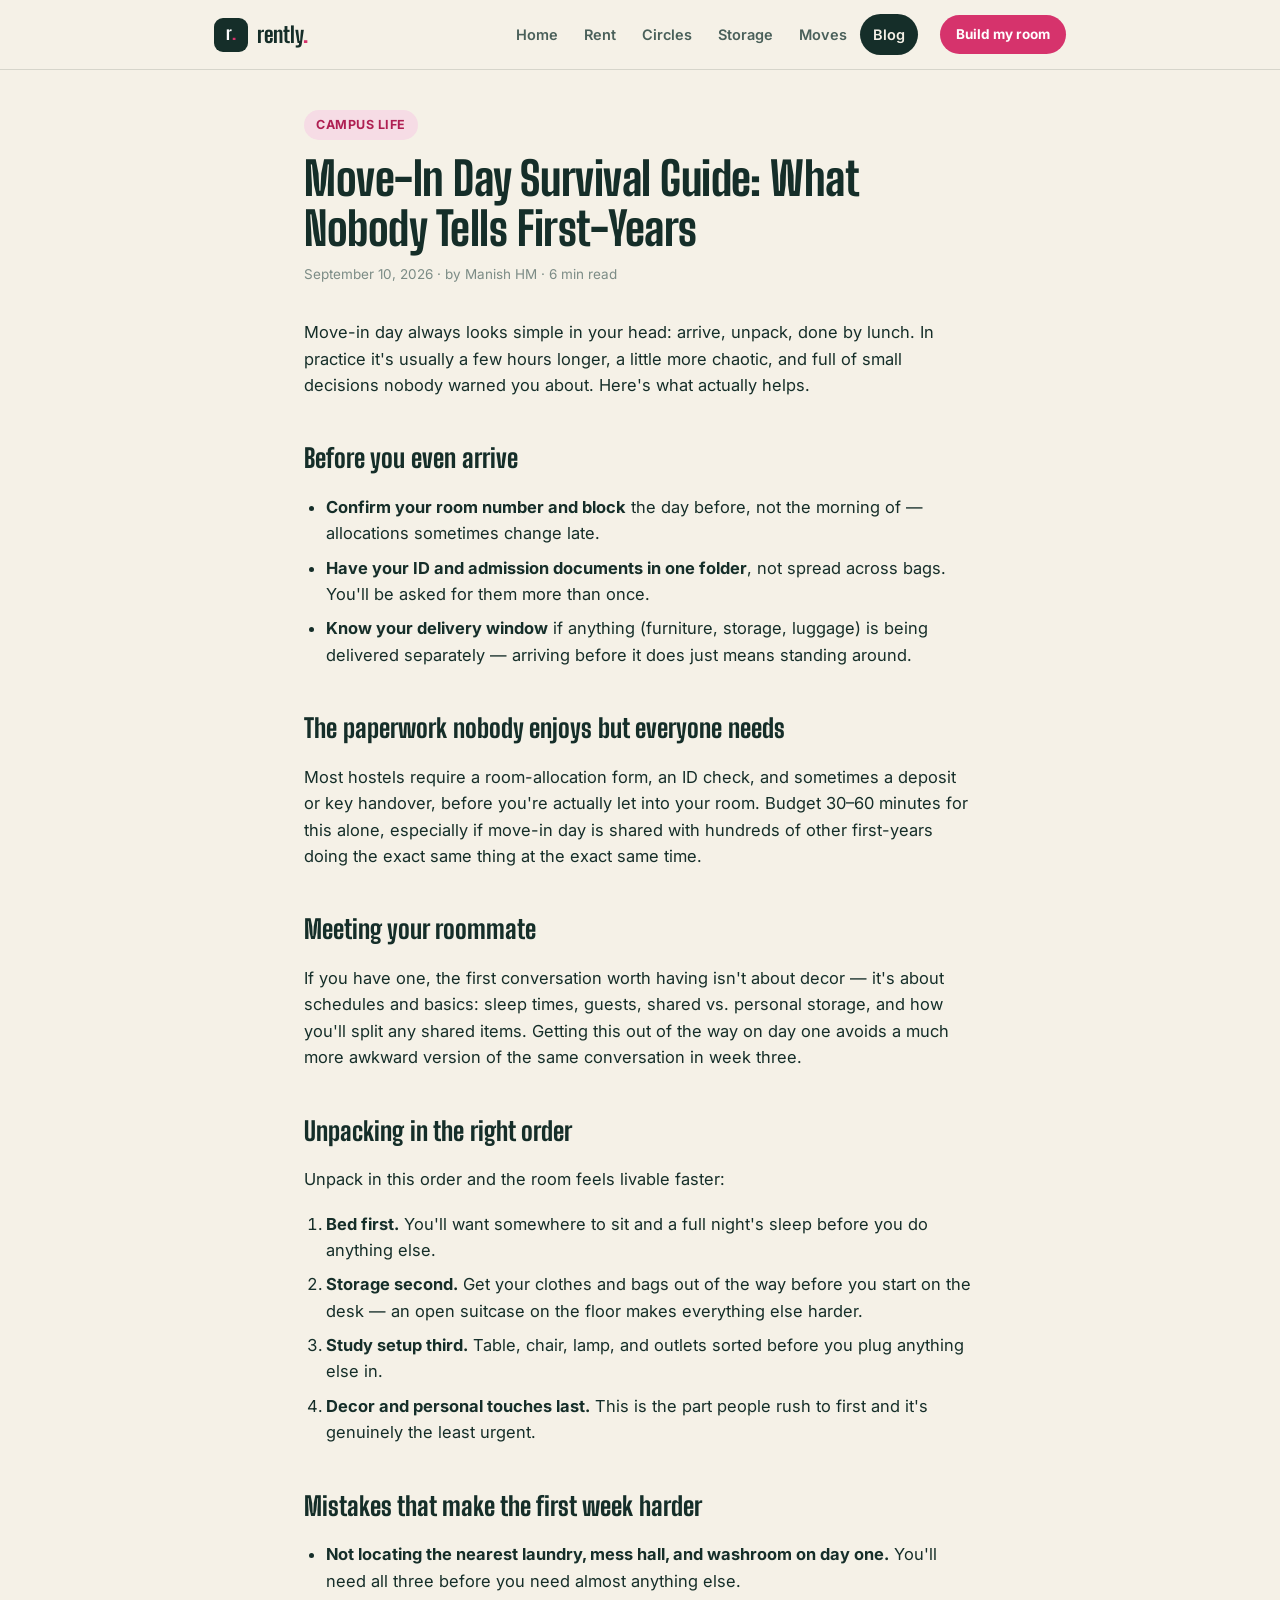
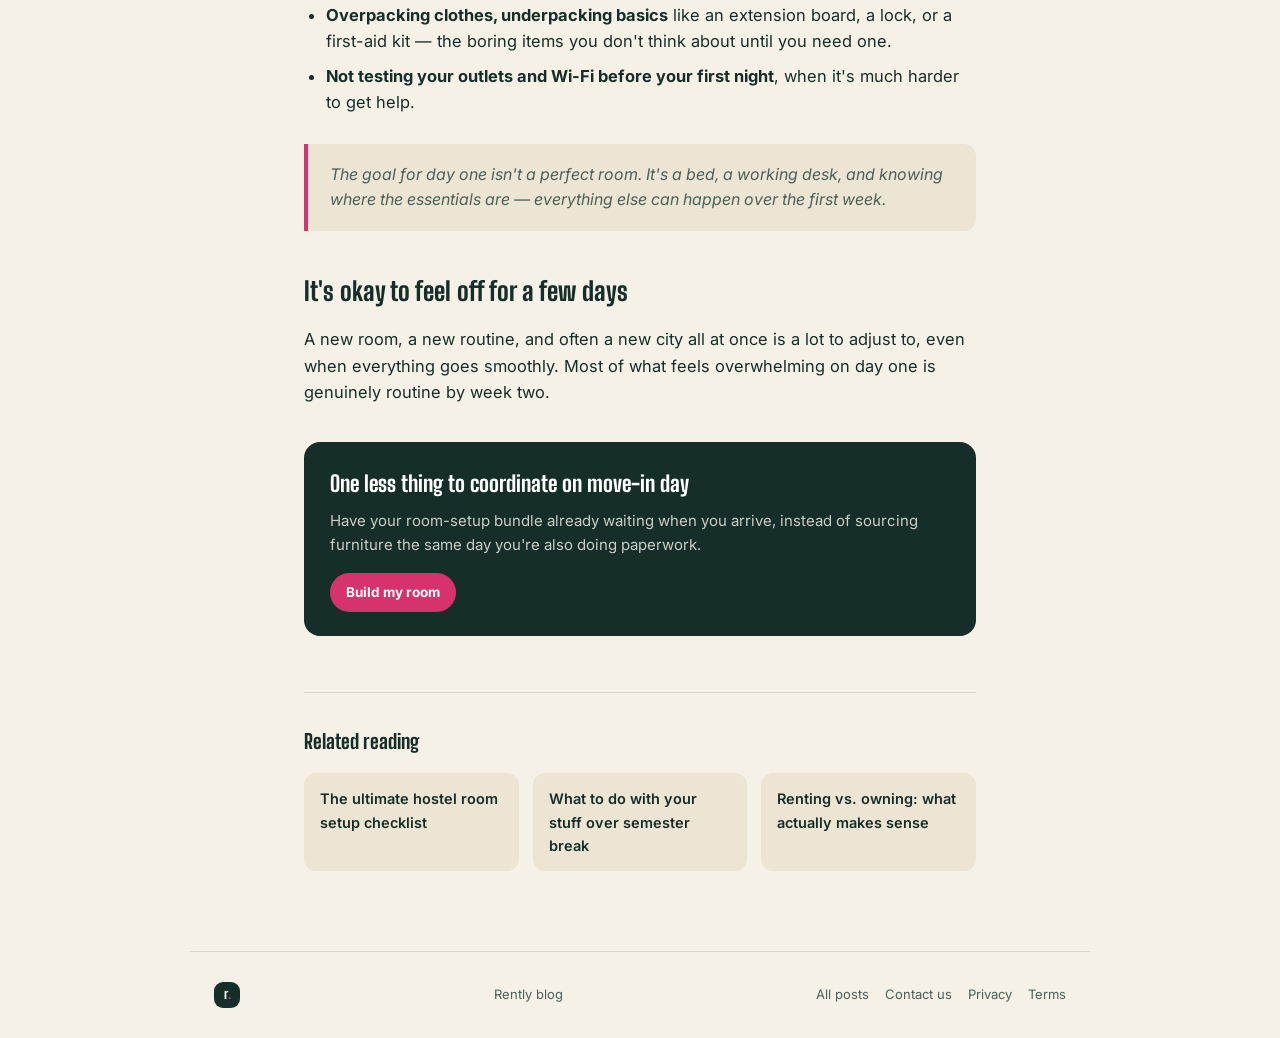
<file: blog/move-in-day-survival-guide.html>
<!DOCTYPE html>
<html lang="en">
<head>
<meta charset="UTF-8" />
<meta name="viewport" content="width=device-width, initial-scale=1.0" />
<title>Move-In Day Survival Guide: What Nobody Tells First-Years | Rently Blog</title>
<meta name="description" content="Paperwork, roommates, unpacking order, and the small mistakes that make the first week harder than it needs to be: a practical move-in day guide." />
<link rel="canonical" href="https://rently-site.rently-campus.workers.dev/blog/move-in-day-survival-guide.html" />
<meta property="og:type" content="article" />
<meta property="og:title" content="Move-In Day Survival Guide: What Nobody Tells First-Years" />
<meta property="og:description" content="Paperwork, roommates, unpacking order, and the mistakes that make the first week harder than it needs to be." />
<meta property="og:url" content="https://rently-site.rently-campus.workers.dev/blog/move-in-day-survival-guide.html" />
<meta property="article:published_time" content="2026-09-10" />
<meta property="article:author" content="Manish HM" />
<meta name="author" content="Manish HM" />
<meta name="twitter:card" content="summary" />
<link rel="icon" href="data:image/svg+xml,%3Csvg xmlns='http://www.w3.org/2000/svg' viewBox='0 0 64 64'%3E%3Crect width='64' height='64' rx='16' fill='%23152E29'/%3E%3Ctext x='19' y='45' font-family='Georgia,serif' font-weight='800' font-size='34' fill='%23fff'%3Er%3C/text%3E%3Ccircle cx='47' cy='40' r='4' fill='%23D6336C'/%3E%3C/svg%3E" />
<link rel="stylesheet" href="/blog/blog.css" />
</head>
<body>
<header class="rn-header">
  <div class="rn-header-inner">
    <a class="rn-logo" href="/"><span class="rn-logo-badge">r<span class="rn-dot">.</span></span><span class="rn-logo-word">rently<span class="rn-dot">.</span></span></a>
    <nav style="display:flex; gap:4px; align-items:center; flex-wrap:wrap;">
      <a class="rn-nav-link" href="/">Home</a>
      <a class="rn-nav-link" href="/build" data-staff-hide>Rent</a>
      <a class="rn-nav-link" href="/circles">Circles</a>
      <a class="rn-nav-link" href="/storage" data-staff-hide>Storage</a>
      <a class="rn-nav-link" href="/moves" data-staff-hide>Moves</a>
      <a class="rn-nav-link active" href="/blog/index.html">Blog</a>
      <a class="rn-cta" href="/">Build my room</a>
    </nav>
  </div>
</header>

<main class="rn-wrap">
  <article>
    <span class="rn-eyebrow">Campus Life</span>
    <h1 class="rn-display rn-post-title">Move-In Day Survival Guide: What Nobody Tells First-Years</h1>
    <p class="rn-post-meta">September 10, 2026 &middot; by Manish HM &middot; 6 min read</p>

    <div class="rn-post-body">
      <p>Move-in day always looks simple in your head: arrive, unpack, done by lunch. In practice it's usually a few hours longer, a little more chaotic, and full of small decisions nobody warned you about. Here's what actually helps.</p>

      <h2>Before you even arrive</h2>
      <ul>
        <li><strong>Confirm your room number and block</strong> the day before, not the morning of &mdash; allocations sometimes change late.</li>
        <li><strong>Have your ID and admission documents in one folder</strong>, not spread across bags. You'll be asked for them more than once.</li>
        <li><strong>Know your delivery window</strong> if anything (furniture, storage, luggage) is being delivered separately &mdash; arriving before it does just means standing around.</li>
      </ul>

      <h2>The paperwork nobody enjoys but everyone needs</h2>
      <p>Most hostels require a room-allocation form, an ID check, and sometimes a deposit or key handover, before you're actually let into your room. Budget 30&ndash;60 minutes for this alone, especially if move-in day is shared with hundreds of other first-years doing the exact same thing at the exact same time.</p>

      <h2>Meeting your roommate</h2>
      <p>If you have one, the first conversation worth having isn't about decor &mdash; it's about schedules and basics: sleep times, guests, shared vs. personal storage, and how you'll split any shared items. Getting this out of the way on day one avoids a much more awkward version of the same conversation in week three.</p>

      <h2>Unpacking in the right order</h2>
      <p>Unpack in this order and the room feels livable faster:</p>
      <ol>
        <li><strong>Bed first.</strong> You'll want somewhere to sit and a full night's sleep before you do anything else.</li>
        <li><strong>Storage second.</strong> Get your clothes and bags out of the way before you start on the desk &mdash; an open suitcase on the floor makes everything else harder.</li>
        <li><strong>Study setup third.</strong> Table, chair, lamp, and outlets sorted before you plug anything else in.</li>
        <li><strong>Decor and personal touches last.</strong> This is the part people rush to first and it's genuinely the least urgent.</li>
      </ol>

      <h2>Mistakes that make the first week harder</h2>
      <ul>
        <li><strong>Not locating the nearest laundry, mess hall, and washroom on day one.</strong> You'll need all three before you need almost anything else.</li>
        <li><strong>Overpacking clothes, underpacking basics</strong> like an extension board, a lock, or a first-aid kit &mdash; the boring items you don't think about until you need one.</li>
        <li><strong>Not testing your outlets and Wi-Fi before your first night</strong>, when it's much harder to get help.</li>
      </ul>

      <blockquote>The goal for day one isn't a perfect room. It's a bed, a working desk, and knowing where the essentials are &mdash; everything else can happen over the first week.</blockquote>

      <h2>It's okay to feel off for a few days</h2>
      <p>A new room, a new routine, and often a new city all at once is a lot to adjust to, even when everything goes smoothly. Most of what feels overwhelming on day one is genuinely routine by week two.</p>
    </div>

    <div class="rn-callout">
      <h3>One less thing to coordinate on move-in day</h3>
      <p>Have your room-setup bundle already waiting when you arrive, instead of sourcing furniture the same day you're also doing paperwork.</p>
      <a class="rn-cta" href="/">Build my room</a>
    </div>

    <div class="rn-related">
      <h3>Related reading</h3>
      <div class="rn-related-grid">
        <a href="/blog/hostel-room-setup-checklist.html">The ultimate hostel room setup checklist</a>
        <a href="/blog/semester-break-storage-guide.html">What to do with your stuff over semester break</a>
        <a href="/blog/renting-vs-owning-hostel-room.html">Renting vs. owning: what actually makes sense</a>
      </div>
    </div>
  </article>
</main>

<footer class="rn-footer">
  <a class="rn-logo" href="/"><span class="rn-logo-badge" style="width:26px;height:26px;font-size:13.5px;">r<span class="rn-dot">.</span></span></a>
  <span>Rently blog</span>
  <div class="rn-footer-links">
    <a href="/blog/index.html">All posts</a>
    <a href="/contact">Contact us</a>
    <a href="/privacy">Privacy</a>
    <a href="/terms">Terms</a>
  </div>
</footer>
<script defer src="/blog/blog-nav.js"></script>
</body>
</html>
</file>
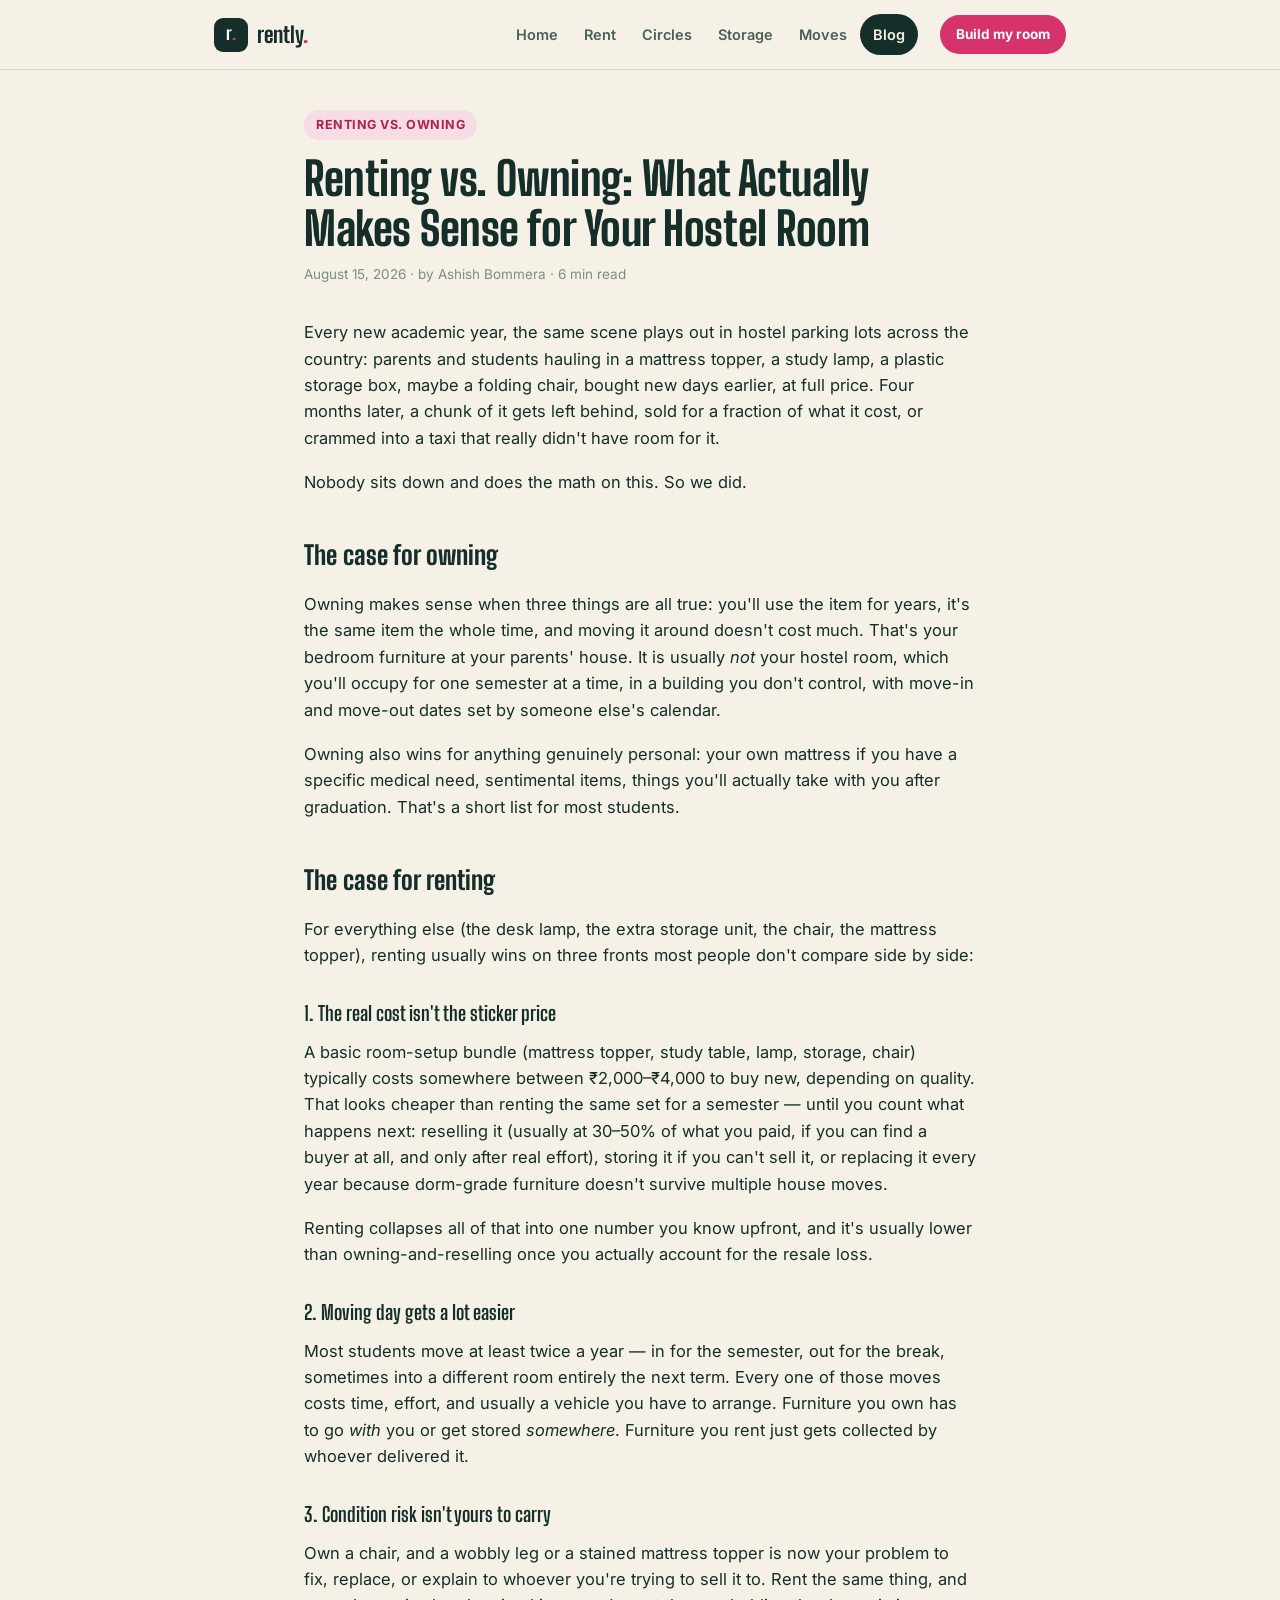
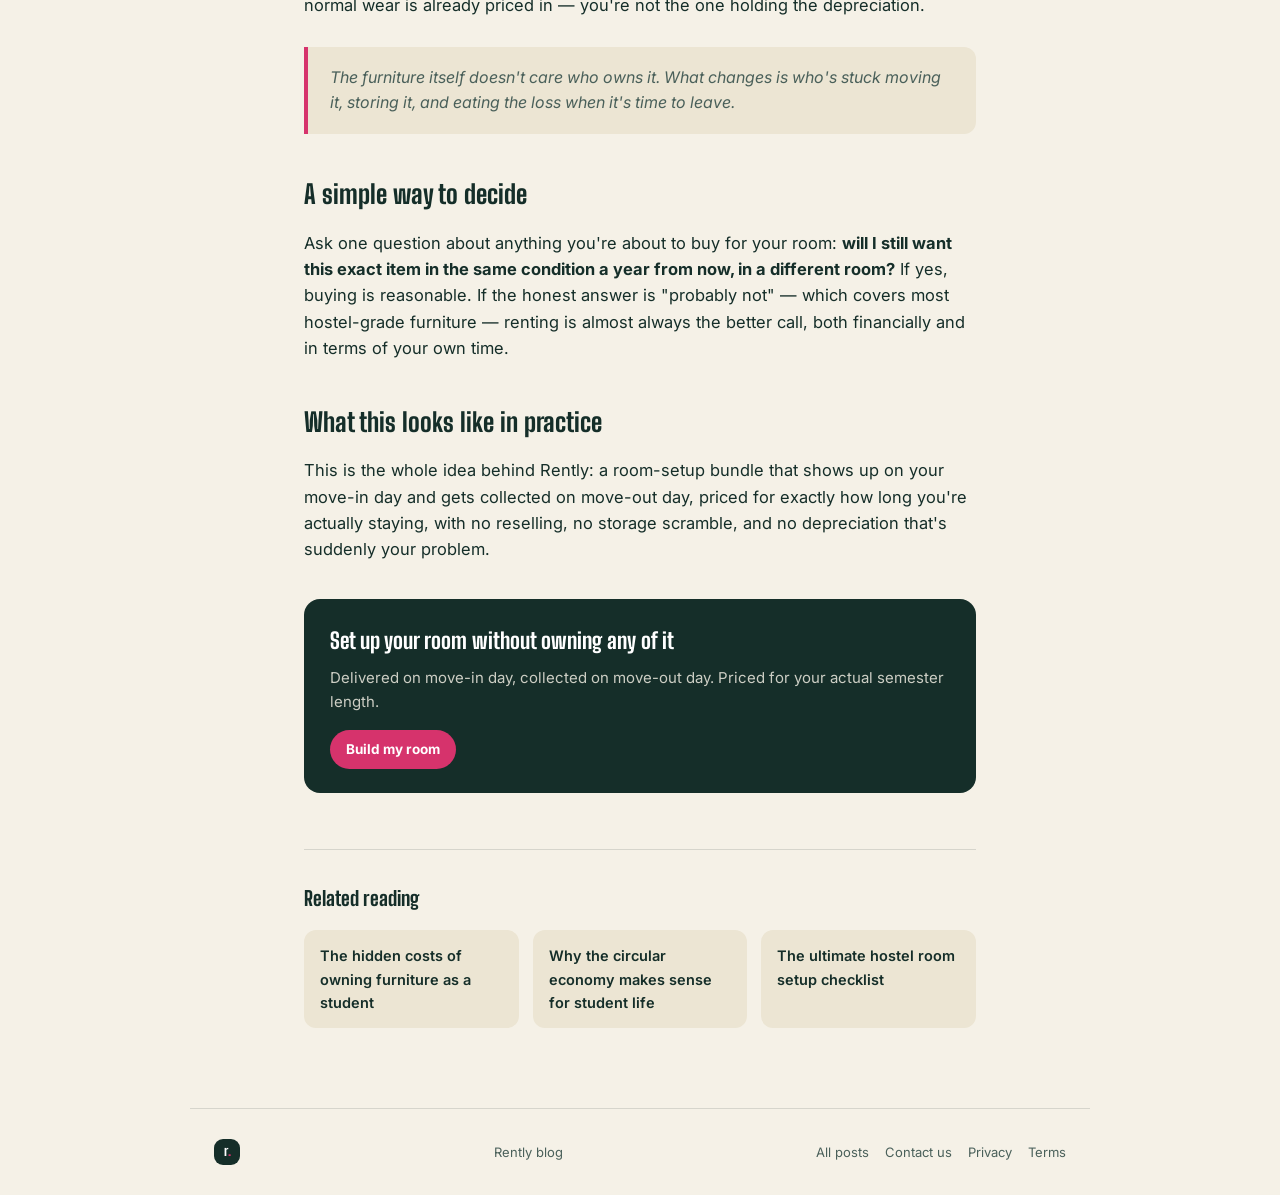
<file: blog/renting-vs-owning-hostel-room.html>
<!DOCTYPE html>
<html lang="en">
<head>
<meta charset="UTF-8" />
<meta name="viewport" content="width=device-width, initial-scale=1.0" />
<title>Renting vs. Owning: What Actually Makes Sense for Your Hostel Room | Rently Blog</title>
<meta name="description" content="A real cost and hassle comparison between buying furniture for your hostel room and renting it for the semester, including the math most students never do." />
<link rel="canonical" href="https://rently-site.rently-campus.workers.dev/blog/renting-vs-owning-hostel-room.html" />
<meta property="og:type" content="article" />
<meta property="og:title" content="Renting vs. Owning: What Actually Makes Sense for Your Hostel Room" />
<meta property="og:description" content="A real cost and hassle comparison between buying furniture for your hostel room and renting it for the semester." />
<meta property="og:url" content="https://rently-site.rently-campus.workers.dev/blog/renting-vs-owning-hostel-room.html" />
<meta property="article:published_time" content="2026-08-15" />
<meta property="article:author" content="Ashish Bommera" />
<meta name="author" content="Ashish Bommera" />
<meta name="twitter:card" content="summary" />
<link rel="icon" href="data:image/svg+xml,%3Csvg xmlns='http://www.w3.org/2000/svg' viewBox='0 0 64 64'%3E%3Crect width='64' height='64' rx='16' fill='%23152E29'/%3E%3Ctext x='19' y='45' font-family='Georgia,serif' font-weight='800' font-size='34' fill='%23fff'%3Er%3C/text%3E%3Ccircle cx='47' cy='40' r='4' fill='%23D6336C'/%3E%3C/svg%3E" />
<link rel="stylesheet" href="/blog/blog.css" />
</head>
<body>
<header class="rn-header">
  <div class="rn-header-inner">
    <a class="rn-logo" href="/"><span class="rn-logo-badge">r<span class="rn-dot">.</span></span><span class="rn-logo-word">rently<span class="rn-dot">.</span></span></a>
    <nav style="display:flex; gap:4px; align-items:center; flex-wrap:wrap;">
      <a class="rn-nav-link" href="/">Home</a>
      <a class="rn-nav-link" href="/build" data-staff-hide>Rent</a>
      <a class="rn-nav-link" href="/circles">Circles</a>
      <a class="rn-nav-link" href="/storage" data-staff-hide>Storage</a>
      <a class="rn-nav-link" href="/moves" data-staff-hide>Moves</a>
      <a class="rn-nav-link active" href="/blog/index.html">Blog</a>
      <a class="rn-cta" href="/">Build my room</a>
    </nav>
  </div>
</header>

<main class="rn-wrap">
  <article>
    <span class="rn-eyebrow">Renting vs. Owning</span>
    <h1 class="rn-display rn-post-title">Renting vs. Owning: What Actually Makes Sense for Your Hostel Room</h1>
    <p class="rn-post-meta">August 15, 2026 &middot; by Ashish Bommera &middot; 6 min read</p>

    <div class="rn-post-body">
      <p>Every new academic year, the same scene plays out in hostel parking lots across the country: parents and students hauling in a mattress topper, a study lamp, a plastic storage box, maybe a folding chair, bought new days earlier, at full price. Four months later, a chunk of it gets left behind, sold for a fraction of what it cost, or crammed into a taxi that really didn't have room for it.</p>
      <p>Nobody sits down and does the math on this. So we did.</p>

      <h2>The case for owning</h2>
      <p>Owning makes sense when three things are all true: you'll use the item for years, it's the same item the whole time, and moving it around doesn't cost much. That's your bedroom furniture at your parents' house. It is usually <em>not</em> your hostel room, which you'll occupy for one semester at a time, in a building you don't control, with move-in and move-out dates set by someone else's calendar.</p>
      <p>Owning also wins for anything genuinely personal: your own mattress if you have a specific medical need, sentimental items, things you'll actually take with you after graduation. That's a short list for most students.</p>

      <h2>The case for renting</h2>
      <p>For everything else (the desk lamp, the extra storage unit, the chair, the mattress topper), renting usually wins on three fronts most people don't compare side by side:</p>

      <h3>1. The real cost isn't the sticker price</h3>
      <p>A basic room-setup bundle (mattress topper, study table, lamp, storage, chair) typically costs somewhere between &#8377;2,000&ndash;&#8377;4,000 to buy new, depending on quality. That looks cheaper than renting the same set for a semester &mdash; until you count what happens next: reselling it (usually at 30&ndash;50% of what you paid, if you can find a buyer at all, and only after real effort), storing it if you can't sell it, or replacing it every year because dorm-grade furniture doesn't survive multiple house moves.</p>
      <p>Renting collapses all of that into one number you know upfront, and it's usually lower than owning-and-reselling once you actually account for the resale loss.</p>

      <h3>2. Moving day gets a lot easier</h3>
      <p>Most students move at least twice a year &mdash; in for the semester, out for the break, sometimes into a different room entirely the next term. Every one of those moves costs time, effort, and usually a vehicle you have to arrange. Furniture you own has to go <em>with</em> you or get stored <em>somewhere</em>. Furniture you rent just gets collected by whoever delivered it.</p>

      <h3>3. Condition risk isn't yours to carry</h3>
      <p>Own a chair, and a wobbly leg or a stained mattress topper is now your problem to fix, replace, or explain to whoever you're trying to sell it to. Rent the same thing, and normal wear is already priced in &mdash; you're not the one holding the depreciation.</p>

      <blockquote>The furniture itself doesn't care who owns it. What changes is who's stuck moving it, storing it, and eating the loss when it's time to leave.</blockquote>

      <h2>A simple way to decide</h2>
      <p>Ask one question about anything you're about to buy for your room: <strong>will I still want this exact item in the same condition a year from now, in a different room?</strong> If yes, buying is reasonable. If the honest answer is "probably not" &mdash; which covers most hostel-grade furniture &mdash; renting is almost always the better call, both financially and in terms of your own time.</p>

      <h2>What this looks like in practice</h2>
      <p>This is the whole idea behind Rently: a room-setup bundle that shows up on your move-in day and gets collected on move-out day, priced for exactly how long you're actually staying, with no reselling, no storage scramble, and no depreciation that's suddenly your problem.</p>
    </div>

    <div class="rn-callout">
      <h3>Set up your room without owning any of it</h3>
      <p>Delivered on move-in day, collected on move-out day. Priced for your actual semester length.</p>
      <a class="rn-cta" href="/">Build my room</a>
    </div>

    <div class="rn-related">
      <h3>Related reading</h3>
      <div class="rn-related-grid">
        <a href="/blog/hidden-costs-of-owning-furniture.html">The hidden costs of owning furniture as a student</a>
        <a href="/blog/circular-economy-student-life.html">Why the circular economy makes sense for student life</a>
        <a href="/blog/hostel-room-setup-checklist.html">The ultimate hostel room setup checklist</a>
      </div>
    </div>
  </article>
</main>

<footer class="rn-footer">
  <a class="rn-logo" href="/"><span class="rn-logo-badge" style="width:26px;height:26px;font-size:13.5px;">r<span class="rn-dot">.</span></span></a>
  <span>Rently blog</span>
  <div class="rn-footer-links">
    <a href="/blog/index.html">All posts</a>
    <a href="/contact">Contact us</a>
    <a href="/privacy">Privacy</a>
    <a href="/terms">Terms</a>
  </div>
</footer>
<script defer src="/blog/blog-nav.js"></script>
</body>
</html>
</file>
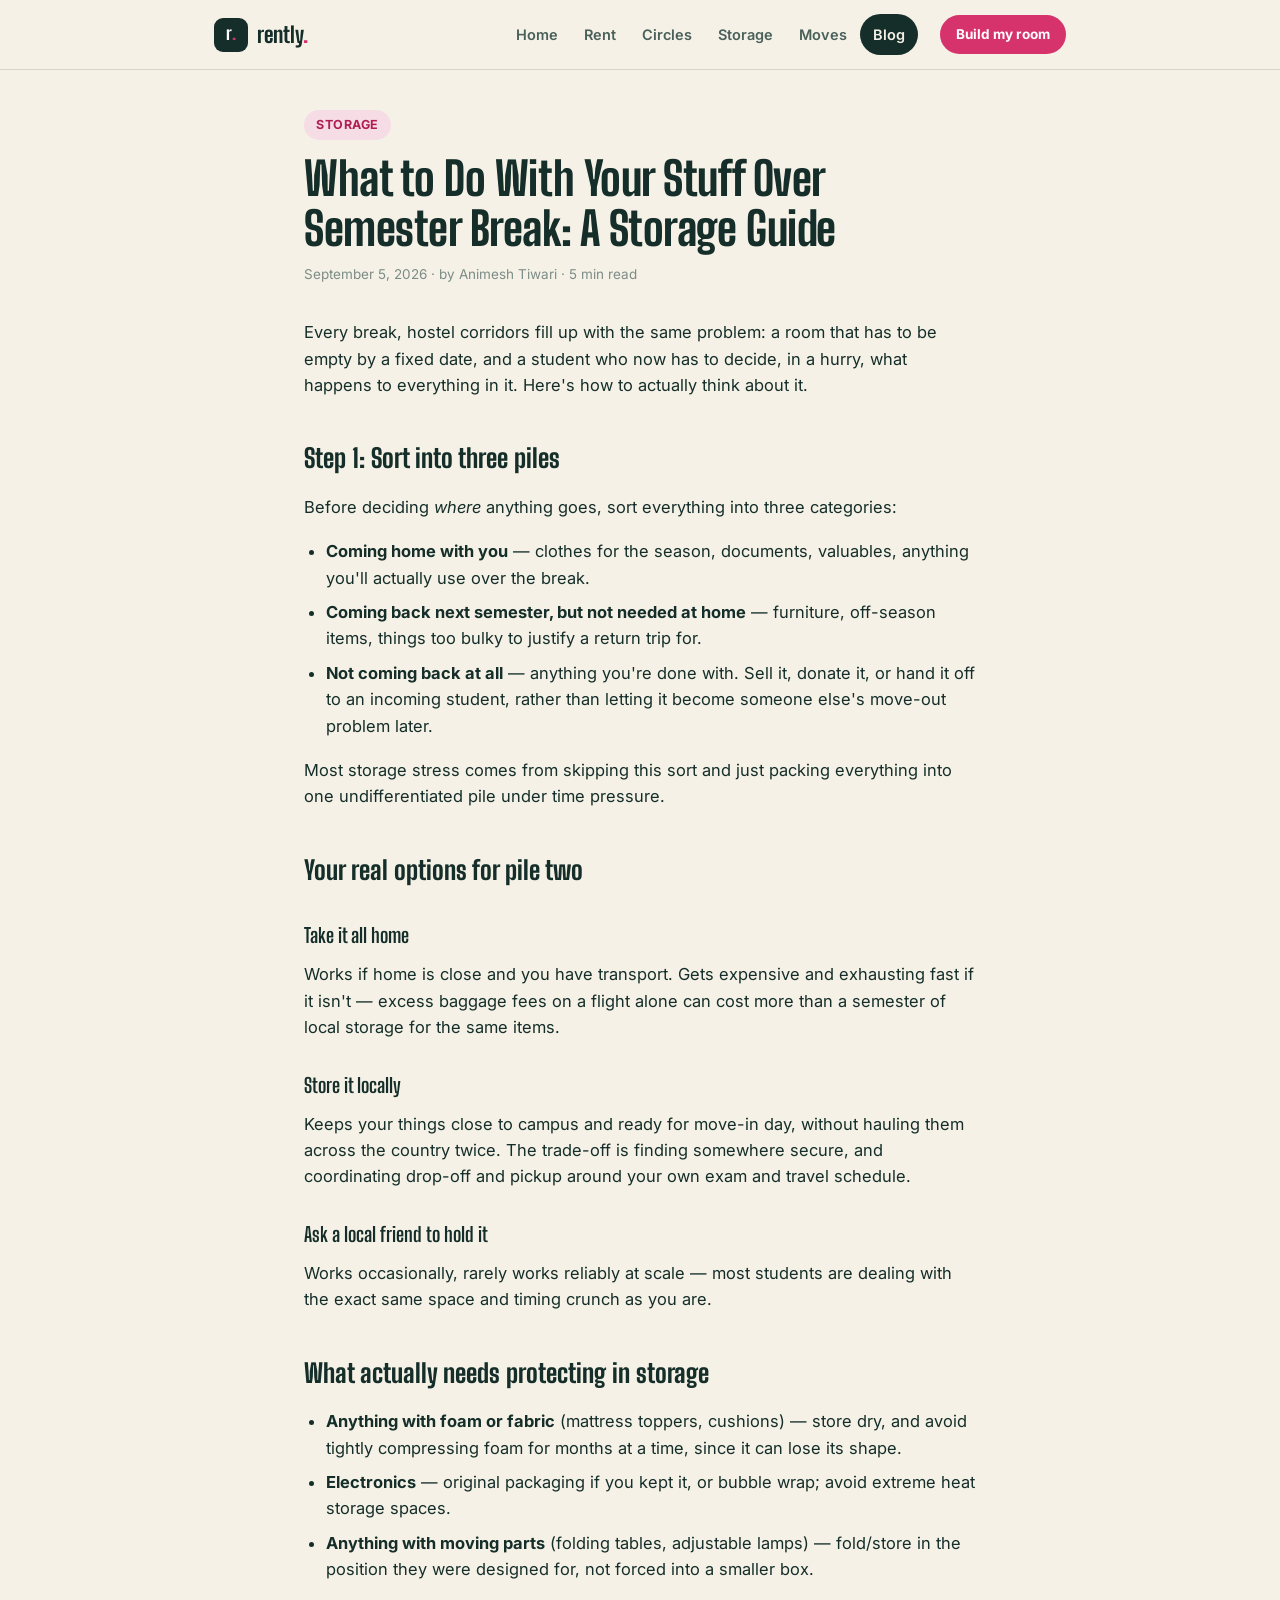
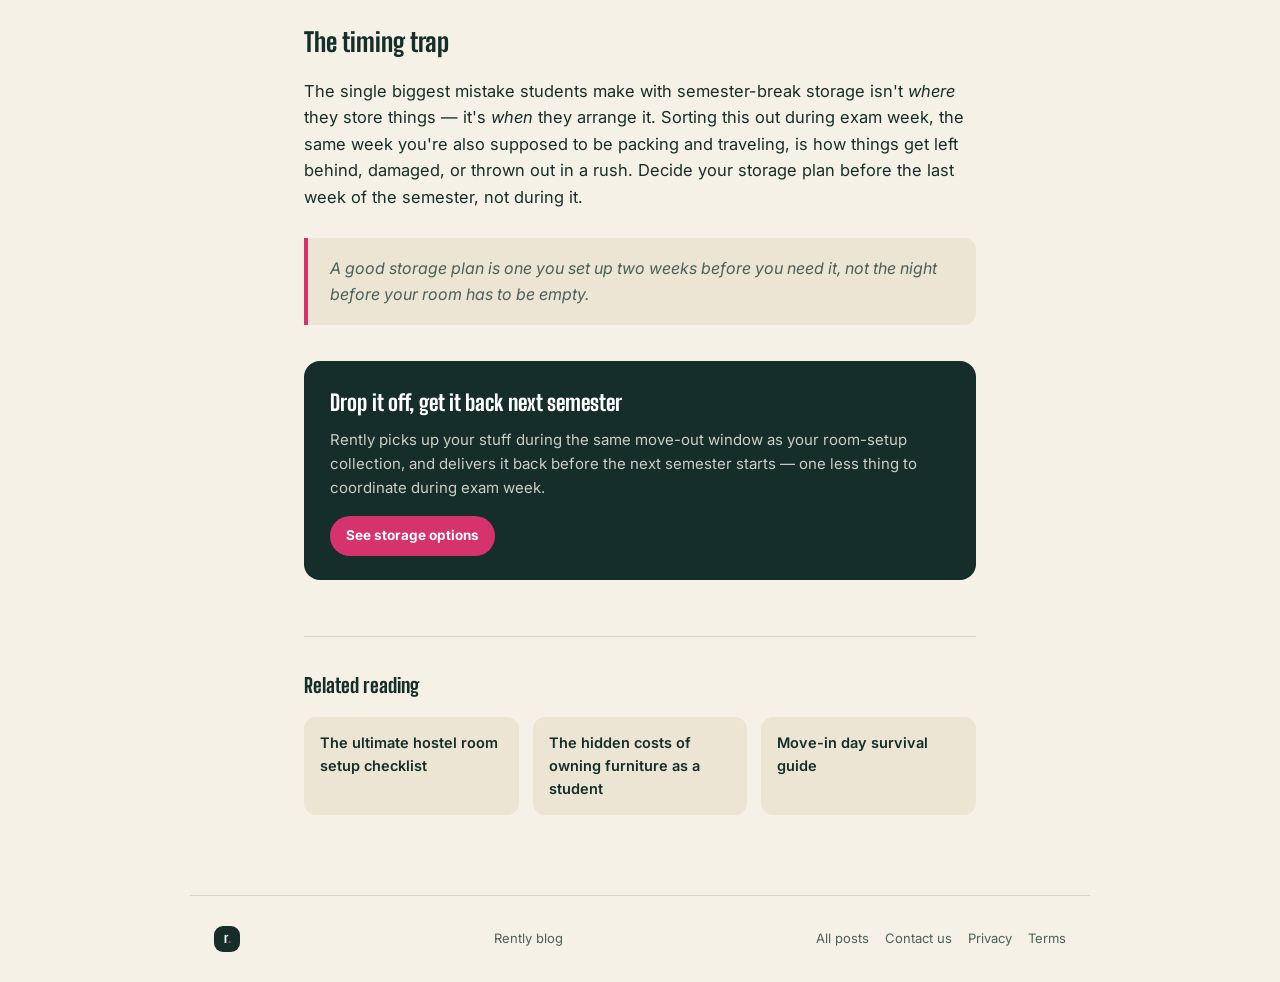
<file: blog/semester-break-storage-guide.html>
<!DOCTYPE html>
<html lang="en">
<head>
<meta charset="UTF-8" />
<meta name="viewport" content="width=device-width, initial-scale=1.0" />
<title>What to Do With Your Stuff Over Semester Break: A Storage Guide | Rently Blog</title>
<meta name="description" content="Take it home, store it locally, or sell it? A practical guide to deciding what to do with your belongings between semesters." />
<link rel="canonical" href="https://rently-site.rently-campus.workers.dev/blog/semester-break-storage-guide.html" />
<meta property="og:type" content="article" />
<meta property="og:title" content="What to Do With Your Stuff Over Semester Break: A Storage Guide" />
<meta property="og:description" content="Take it home, store it locally, or sell it? A practical guide to deciding." />
<meta property="og:url" content="https://rently-site.rently-campus.workers.dev/blog/semester-break-storage-guide.html" />
<meta property="article:published_time" content="2026-09-05" />
<meta property="article:author" content="Animesh Tiwari" />
<meta name="author" content="Animesh Tiwari" />
<meta name="twitter:card" content="summary" />
<link rel="icon" href="data:image/svg+xml,%3Csvg xmlns='http://www.w3.org/2000/svg' viewBox='0 0 64 64'%3E%3Crect width='64' height='64' rx='16' fill='%23152E29'/%3E%3Ctext x='19' y='45' font-family='Georgia,serif' font-weight='800' font-size='34' fill='%23fff'%3Er%3C/text%3E%3Ccircle cx='47' cy='40' r='4' fill='%23D6336C'/%3E%3C/svg%3E" />
<link rel="stylesheet" href="/blog/blog.css" />
</head>
<body>
<header class="rn-header">
  <div class="rn-header-inner">
    <a class="rn-logo" href="/"><span class="rn-logo-badge">r<span class="rn-dot">.</span></span><span class="rn-logo-word">rently<span class="rn-dot">.</span></span></a>
    <nav style="display:flex; gap:4px; align-items:center; flex-wrap:wrap;">
      <a class="rn-nav-link" href="/">Home</a>
      <a class="rn-nav-link" href="/build" data-staff-hide>Rent</a>
      <a class="rn-nav-link" href="/circles">Circles</a>
      <a class="rn-nav-link" href="/storage" data-staff-hide>Storage</a>
      <a class="rn-nav-link" href="/moves" data-staff-hide>Moves</a>
      <a class="rn-nav-link active" href="/blog/index.html">Blog</a>
      <a class="rn-cta" href="/">Build my room</a>
    </nav>
  </div>
</header>

<main class="rn-wrap">
  <article>
    <span class="rn-eyebrow">Storage</span>
    <h1 class="rn-display rn-post-title">What to Do With Your Stuff Over Semester Break: A Storage Guide</h1>
    <p class="rn-post-meta">September 5, 2026 &middot; by Animesh Tiwari &middot; 5 min read</p>

    <div class="rn-post-body">
      <p>Every break, hostel corridors fill up with the same problem: a room that has to be empty by a fixed date, and a student who now has to decide, in a hurry, what happens to everything in it. Here's how to actually think about it.</p>

      <h2>Step 1: Sort into three piles</h2>
      <p>Before deciding <em>where</em> anything goes, sort everything into three categories:</p>
      <ul>
        <li><strong>Coming home with you</strong> &mdash; clothes for the season, documents, valuables, anything you'll actually use over the break.</li>
        <li><strong>Coming back next semester, but not needed at home</strong> &mdash; furniture, off-season items, things too bulky to justify a return trip for.</li>
        <li><strong>Not coming back at all</strong> &mdash; anything you're done with. Sell it, donate it, or hand it off to an incoming student, rather than letting it become someone else's move-out problem later.</li>
      </ul>
      <p>Most storage stress comes from skipping this sort and just packing everything into one undifferentiated pile under time pressure.</p>

      <h2>Your real options for pile two</h2>
      <h3>Take it all home</h3>
      <p>Works if home is close and you have transport. Gets expensive and exhausting fast if it isn't &mdash; excess baggage fees on a flight alone can cost more than a semester of local storage for the same items.</p>
      <h3>Store it locally</h3>
      <p>Keeps your things close to campus and ready for move-in day, without hauling them across the country twice. The trade-off is finding somewhere secure, and coordinating drop-off and pickup around your own exam and travel schedule.</p>
      <h3>Ask a local friend to hold it</h3>
      <p>Works occasionally, rarely works reliably at scale &mdash; most students are dealing with the exact same space and timing crunch as you are.</p>

      <h2>What actually needs protecting in storage</h2>
      <ul>
        <li><strong>Anything with foam or fabric</strong> (mattress toppers, cushions) &mdash; store dry, and avoid tightly compressing foam for months at a time, since it can lose its shape.</li>
        <li><strong>Electronics</strong> &mdash; original packaging if you kept it, or bubble wrap; avoid extreme heat storage spaces.</li>
        <li><strong>Anything with moving parts</strong> (folding tables, adjustable lamps) &mdash; fold/store in the position they were designed for, not forced into a smaller box.</li>
      </ul>

      <h2>The timing trap</h2>
      <p>The single biggest mistake students make with semester-break storage isn't <em>where</em> they store things &mdash; it's <em>when</em> they arrange it. Sorting this out during exam week, the same week you're also supposed to be packing and traveling, is how things get left behind, damaged, or thrown out in a rush. Decide your storage plan before the last week of the semester, not during it.</p>

      <blockquote>A good storage plan is one you set up two weeks before you need it, not the night before your room has to be empty.</blockquote>
    </div>

    <div class="rn-callout">
      <h3>Drop it off, get it back next semester</h3>
      <p>Rently picks up your stuff during the same move-out window as your room-setup collection, and delivers it back before the next semester starts &mdash; one less thing to coordinate during exam week.</p>
      <a class="rn-cta" href="/">See storage options</a>
    </div>

    <div class="rn-related">
      <h3>Related reading</h3>
      <div class="rn-related-grid">
        <a href="/blog/hostel-room-setup-checklist.html">The ultimate hostel room setup checklist</a>
        <a href="/blog/hidden-costs-of-owning-furniture.html">The hidden costs of owning furniture as a student</a>
        <a href="/blog/move-in-day-survival-guide.html">Move-in day survival guide</a>
      </div>
    </div>
  </article>
</main>

<footer class="rn-footer">
  <a class="rn-logo" href="/"><span class="rn-logo-badge" style="width:26px;height:26px;font-size:13.5px;">r<span class="rn-dot">.</span></span></a>
  <span>Rently blog</span>
  <div class="rn-footer-links">
    <a href="/blog/index.html">All posts</a>
    <a href="/contact">Contact us</a>
    <a href="/privacy">Privacy</a>
    <a href="/terms">Terms</a>
  </div>
</footer>
<script defer src="/blog/blog-nav.js"></script>
</body>
</html>
</file>
<file: blog/blog.css>
@import url('https://fonts.googleapis.com/css2?family=Big+Shoulders+Display:wght@600;700;800;900&family=Inter:wght@400;500;600;700&display=swap');
:root {
  --cream: #F5F1E7; --cream-card: #ECE5D3; --ink: #152E29; --ink-soft: #4A605A; --ink-faint: #7C8C86;
  --magenta: #D6336C; --magenta-dark: #AF1F52; --magenta-tint: #F6DCE5; --line: rgba(21,46,41,0.14);
}
* { box-sizing: border-box; }
html, body { margin: 0; padding: 0; }
body { font-family: 'Inter', system-ui, sans-serif; background: var(--cream); color: var(--ink); min-height: 100vh; line-height: 1.6; }
a { color: var(--magenta-dark); }
.rn-display { font-family: 'Big Shoulders Display', 'Inter', sans-serif; font-weight: 800; letter-spacing: -0.01em; }

/* header */
.rn-header { position: sticky; top: 0; z-index: 40; background: rgba(245,241,231,0.94); backdrop-filter: blur(6px); border-bottom: 1px solid var(--line); }
.rn-header-inner { max-width: 900px; margin: 0 auto; padding: 14px 24px; display: flex; align-items: center; justify-content: space-between; gap: 16px; flex-wrap: wrap; }
.rn-logo { display: flex; align-items: center; gap: 9px; text-decoration: none; }
.rn-logo-badge { width: 34px; height: 34px; font-size: 17.7px; background: var(--ink); color: #fff; border-radius: 9px; display: flex; align-items: center; justify-content: center; font-family: 'Big Shoulders Display', sans-serif; font-weight: 800; flex-shrink: 0; }
.rn-logo-word { font-family: 'Big Shoulders Display', sans-serif; font-weight: 800; font-size: 22px; color: var(--ink); }
.rn-dot { color: var(--magenta); }
.rn-nav-link { font-family: 'Inter'; font-weight: 600; font-size: 14.5px; color: var(--ink-soft); text-decoration: none; padding: 9px 13px; border-radius: 999px; }
.rn-nav-link:hover { background: var(--cream-card); color: var(--ink); }
.rn-nav-link.active { background: var(--ink); color: var(--cream); }
/* Sibling focus: dim the other nav links while one is hovered or keyboard-focused. gap is 0 so hover isn't lost between items. */
.rn-header nav { gap: 0 !important; }
.rn-nav-link { transition: opacity 0.2s ease-out, background 0.15s, color 0.15s; }
@media (hover: hover) {
  .rn-header nav:has(> .rn-nav-link:hover) > .rn-nav-link:not(:hover) { opacity: 0.3; }
}
.rn-header nav:has(> .rn-nav-link:focus-visible) > .rn-nav-link:not(:focus-visible) { opacity: 0.3; }
@media (prefers-reduced-motion: reduce) { .rn-nav-link { transition: none; } }
.rn-cta { background: var(--magenta); color: #fff; border: none; font-family: 'Inter'; font-weight: 700; font-size: 13.5px; padding: 9px 16px; border-radius: 999px; cursor: pointer; text-decoration: none; display: inline-block; }
.rn-cta:hover { background: var(--magenta-dark); }
.rn-header nav .rn-cta { margin-left: 22px; }
@media (max-width: 640px) { .rn-header nav .rn-cta { margin-left: 10px; } }

/* layout */
.rn-wrap { max-width: 720px; margin: 0 auto; padding: 40px 24px 80px; }
.rn-wrap-wide { max-width: 900px; margin: 0 auto; padding: 40px 24px 80px; }
.rn-eyebrow { display: inline-block; font-size: 12.5px; font-weight: 700; letter-spacing: 0.04em; text-transform: uppercase; color: var(--magenta-dark); background: var(--magenta-tint); padding: 5px 12px; border-radius: 999px; margin-bottom: 14px; }
.rn-post-title { font-size: clamp(30px, 5vw, 46px); margin: 0 0 10px; line-height: 1.08; }
.rn-post-meta { color: var(--ink-faint); font-size: 13.5px; margin: 0 0 34px; }
.rn-post-body h2 { font-family: 'Big Shoulders Display', sans-serif; font-weight: 800; font-size: 26px; margin: 40px 0 14px; }
.rn-post-body h3 { font-family: 'Big Shoulders Display', sans-serif; font-weight: 700; font-size: 20px; margin: 28px 0 10px; }
.rn-post-body p { font-size: 16.5px; color: var(--ink); margin: 0 0 18px; }
.rn-post-body ul, .rn-post-body ol { font-size: 16.5px; margin: 0 0 18px; padding-left: 22px; }
.rn-post-body li { margin-bottom: 8px; }
.rn-post-body blockquote { margin: 28px 0; padding: 18px 22px; background: var(--cream-card); border-left: 4px solid var(--magenta); border-radius: 0 12px 12px 0; font-size: 16px; color: var(--ink-soft); font-style: italic; }
.rn-post-body strong { color: var(--ink); }
.rn-callout { margin: 36px 0; padding: 24px 26px; background: var(--ink); color: var(--cream); border-radius: 16px; }
.rn-callout h3 { font-family: 'Big Shoulders Display', sans-serif; font-weight: 800; font-size: 22px; margin: 0 0 8px; color: #fff; }
.rn-callout p { color: rgba(245,241,231,0.82); margin: 0 0 16px; font-size: 15px; }

/* blog index */
.rn-post-grid { display: grid; gap: 18px; margin-top: 28px; }
.rn-post-card { display: block; text-decoration: none; color: inherit; border: 1px solid var(--line); background: var(--cream-card); border-radius: 16px; padding: 22px 24px; }
.rn-post-card:hover { border-color: var(--magenta); }
.rn-post-card .rn-eyebrow { margin-bottom: 10px; }
.rn-post-card h2 { font-family: 'Big Shoulders Display', sans-serif; font-weight: 800; font-size: 22px; margin: 0 0 8px; color: var(--ink); }
.rn-post-card p { margin: 0; font-size: 14.5px; color: var(--ink-soft); }
.rn-post-card-meta { display: block; font-size: 12.5px; color: var(--ink-faint); margin: 0 0 10px; }

/* related */
.rn-related { margin-top: 56px; padding-top: 32px; border-top: 1px solid var(--line); }
.rn-related h3 { font-family: 'Big Shoulders Display', sans-serif; font-weight: 800; font-size: 20px; margin: 0 0 16px; }
.rn-related-grid { display: grid; grid-template-columns: repeat(auto-fit, minmax(200px, 1fr)); gap: 14px; }
.rn-related-grid a { display: block; text-decoration: none; color: var(--ink); font-weight: 600; font-size: 14.5px; padding: 14px 16px; background: var(--cream-card); border-radius: 12px; }
.rn-related-grid a:hover { color: var(--magenta-dark); }

/* footer */
.rn-footer { border-top: 1px solid var(--line); padding: 30px 24px; display: flex; justify-content: space-between; align-items: center; color: var(--ink-soft); font-size: 13px; max-width: 900px; margin: 0 auto; flex-wrap: wrap; gap: 10px; }
.rn-footer a { color: var(--ink-soft); text-decoration: none; }
.rn-footer a:hover { color: var(--ink); text-decoration: underline; }
.rn-footer-links { display: flex; gap: 16px; }

@media (max-width: 640px) {
  .rn-footer { flex-direction: column; align-items: flex-start; padding: 24px 16px; }
  .rn-wrap, .rn-wrap-wide { padding: 28px 18px 60px; }
  .rn-nav-link { padding: 7px 9px; font-size: 13px; }
  .rn-header-inner nav { row-gap: 6px; }
}
</file>
